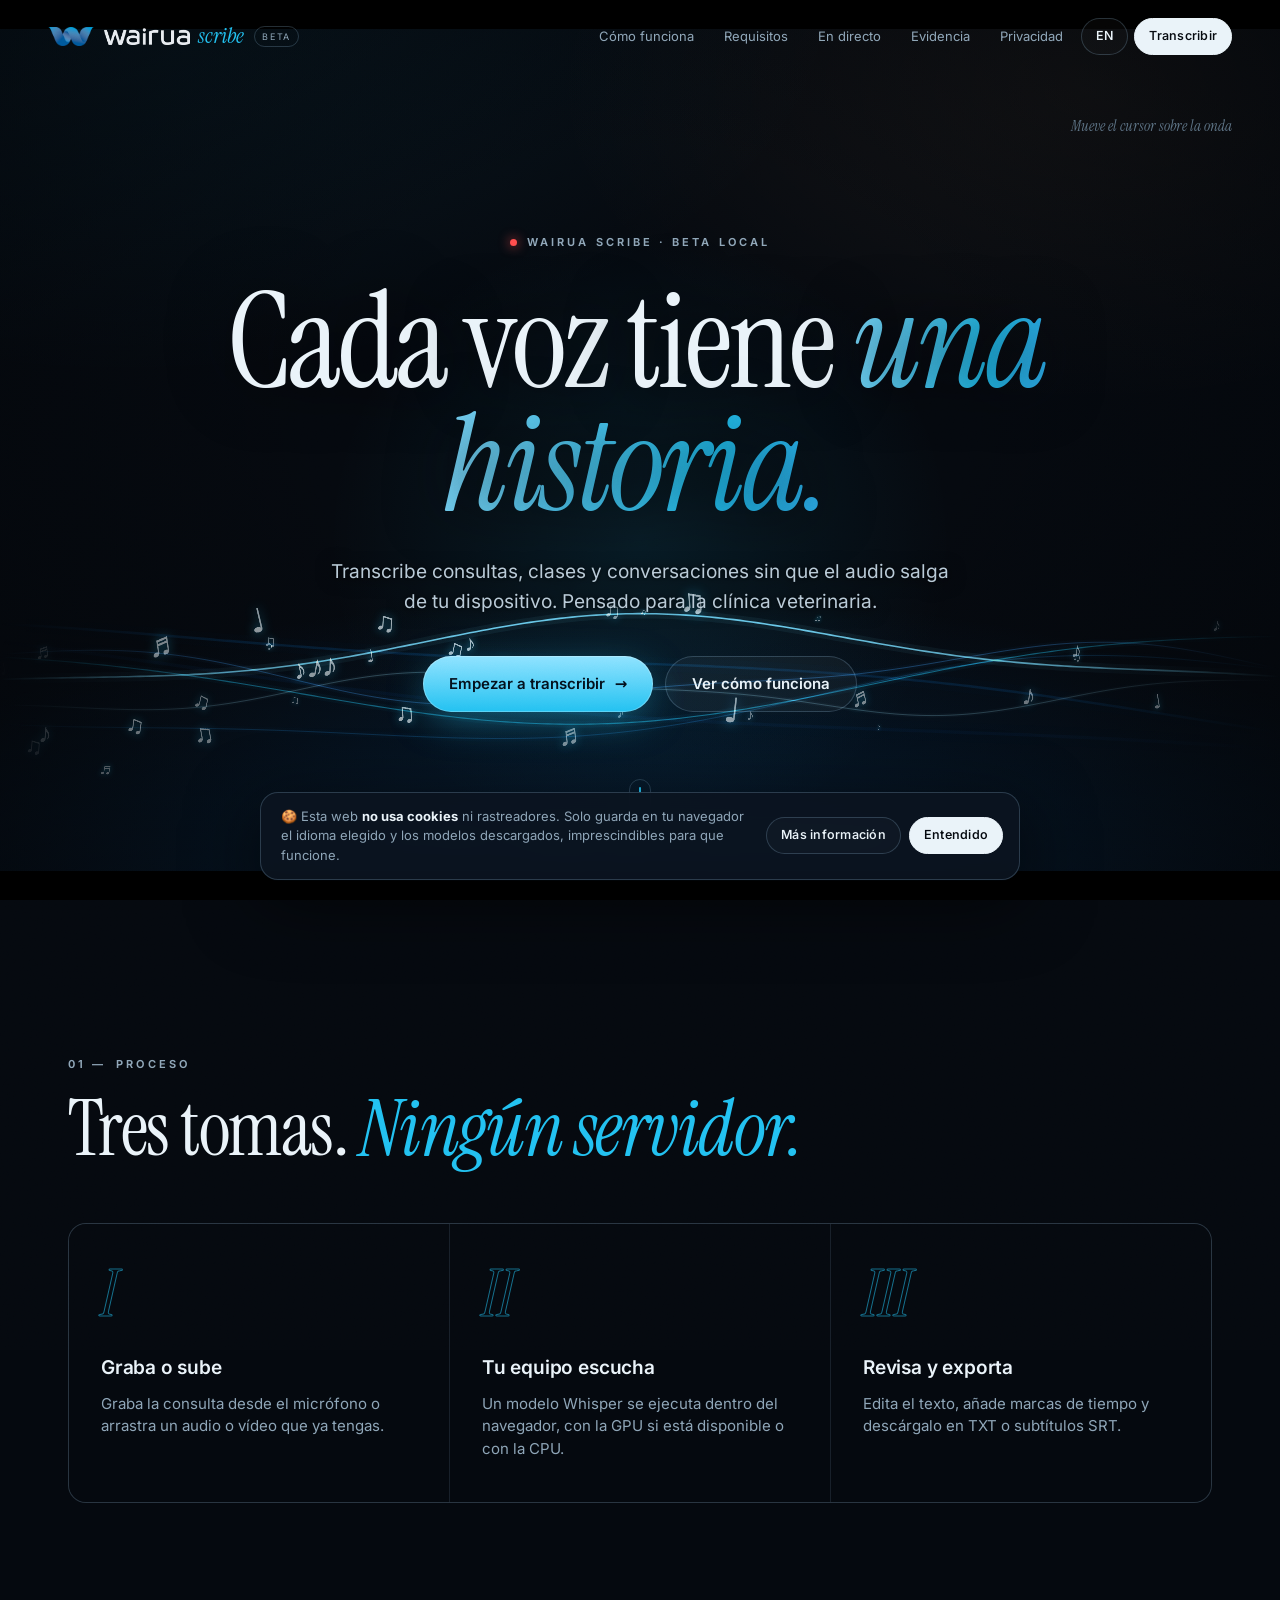
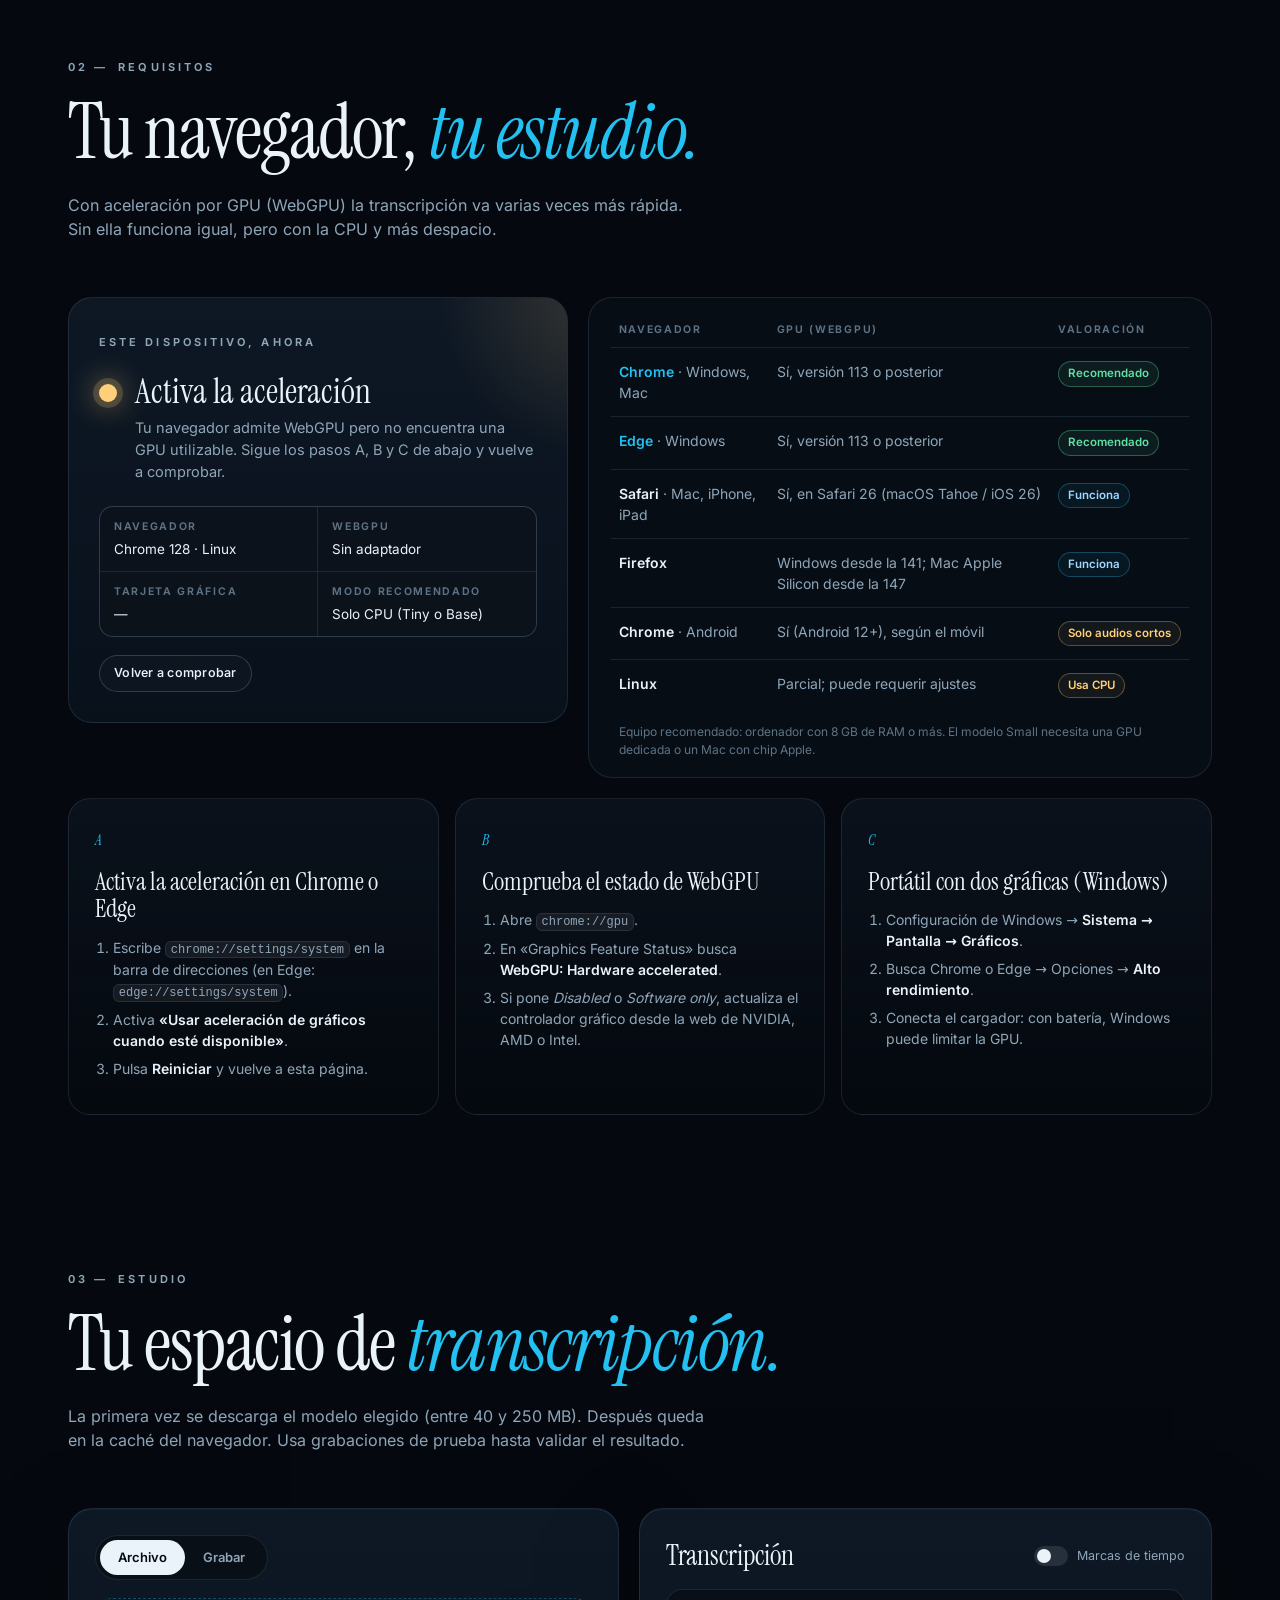
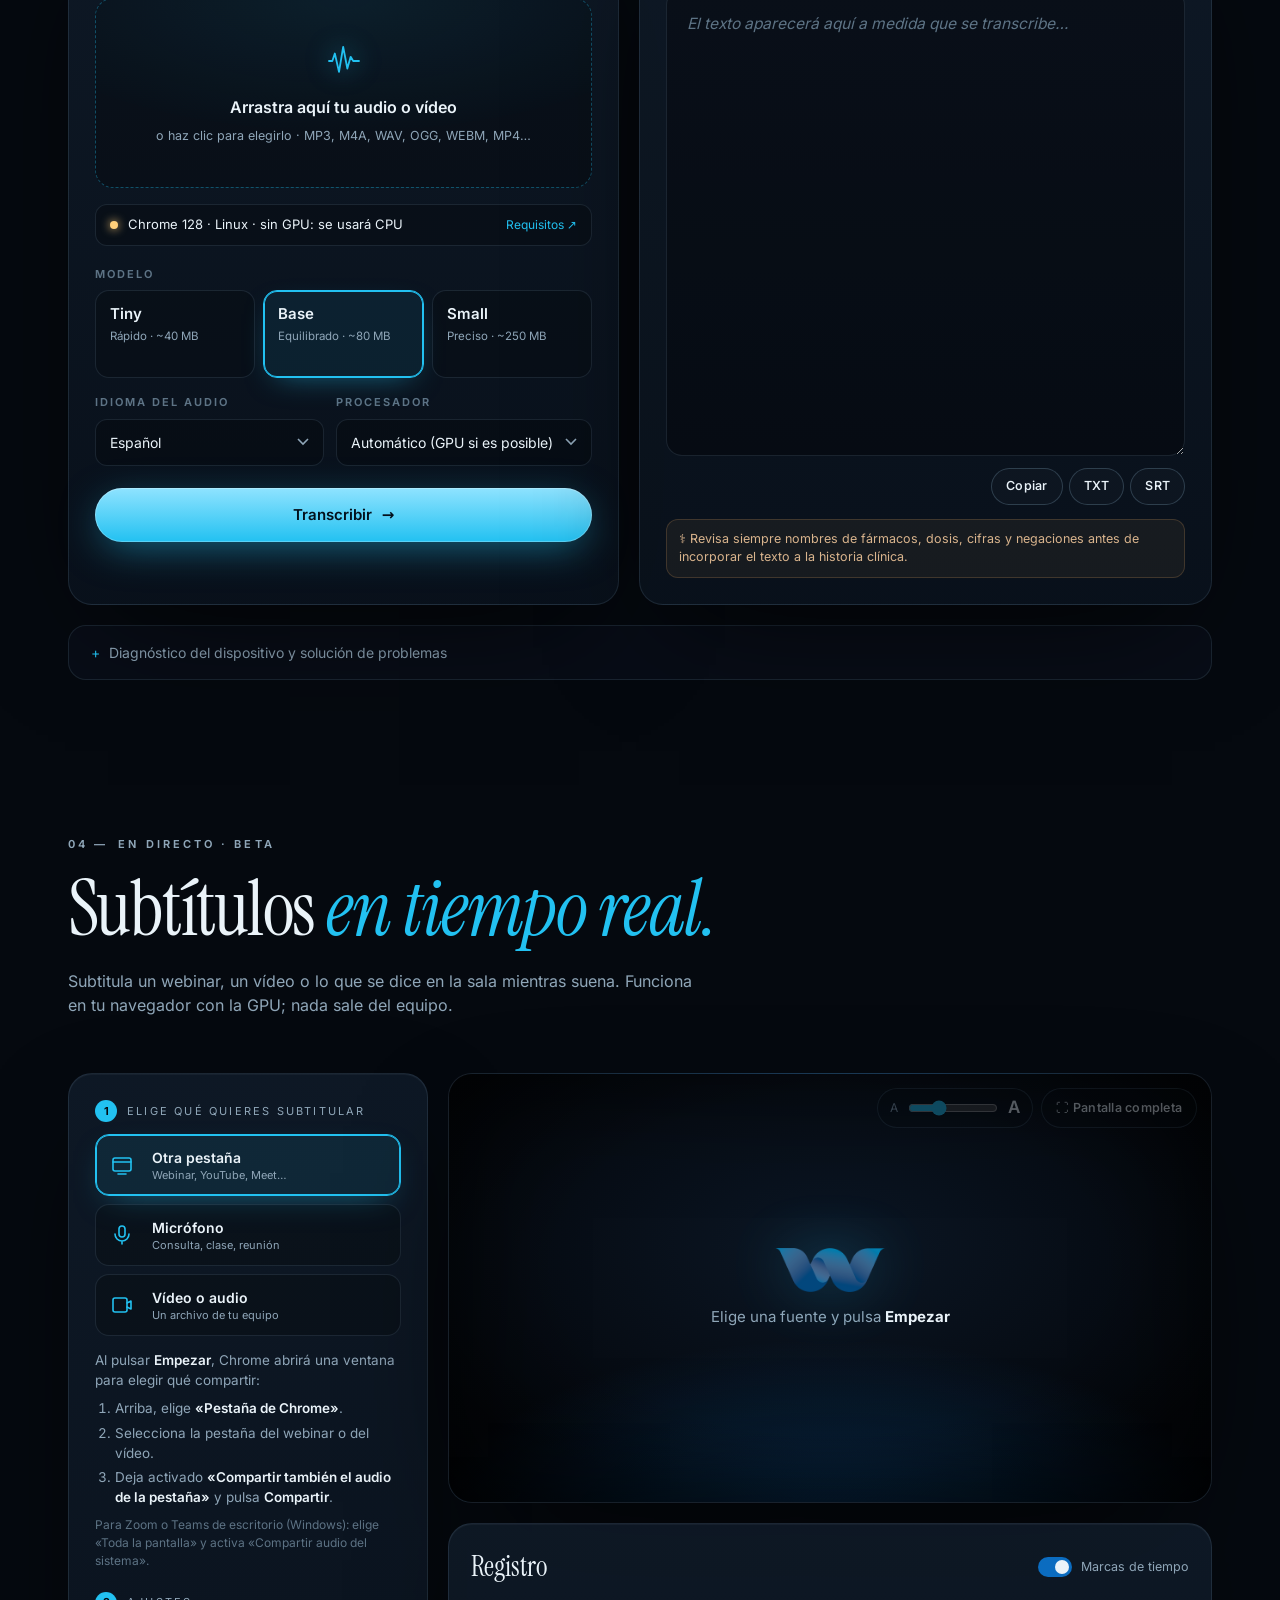
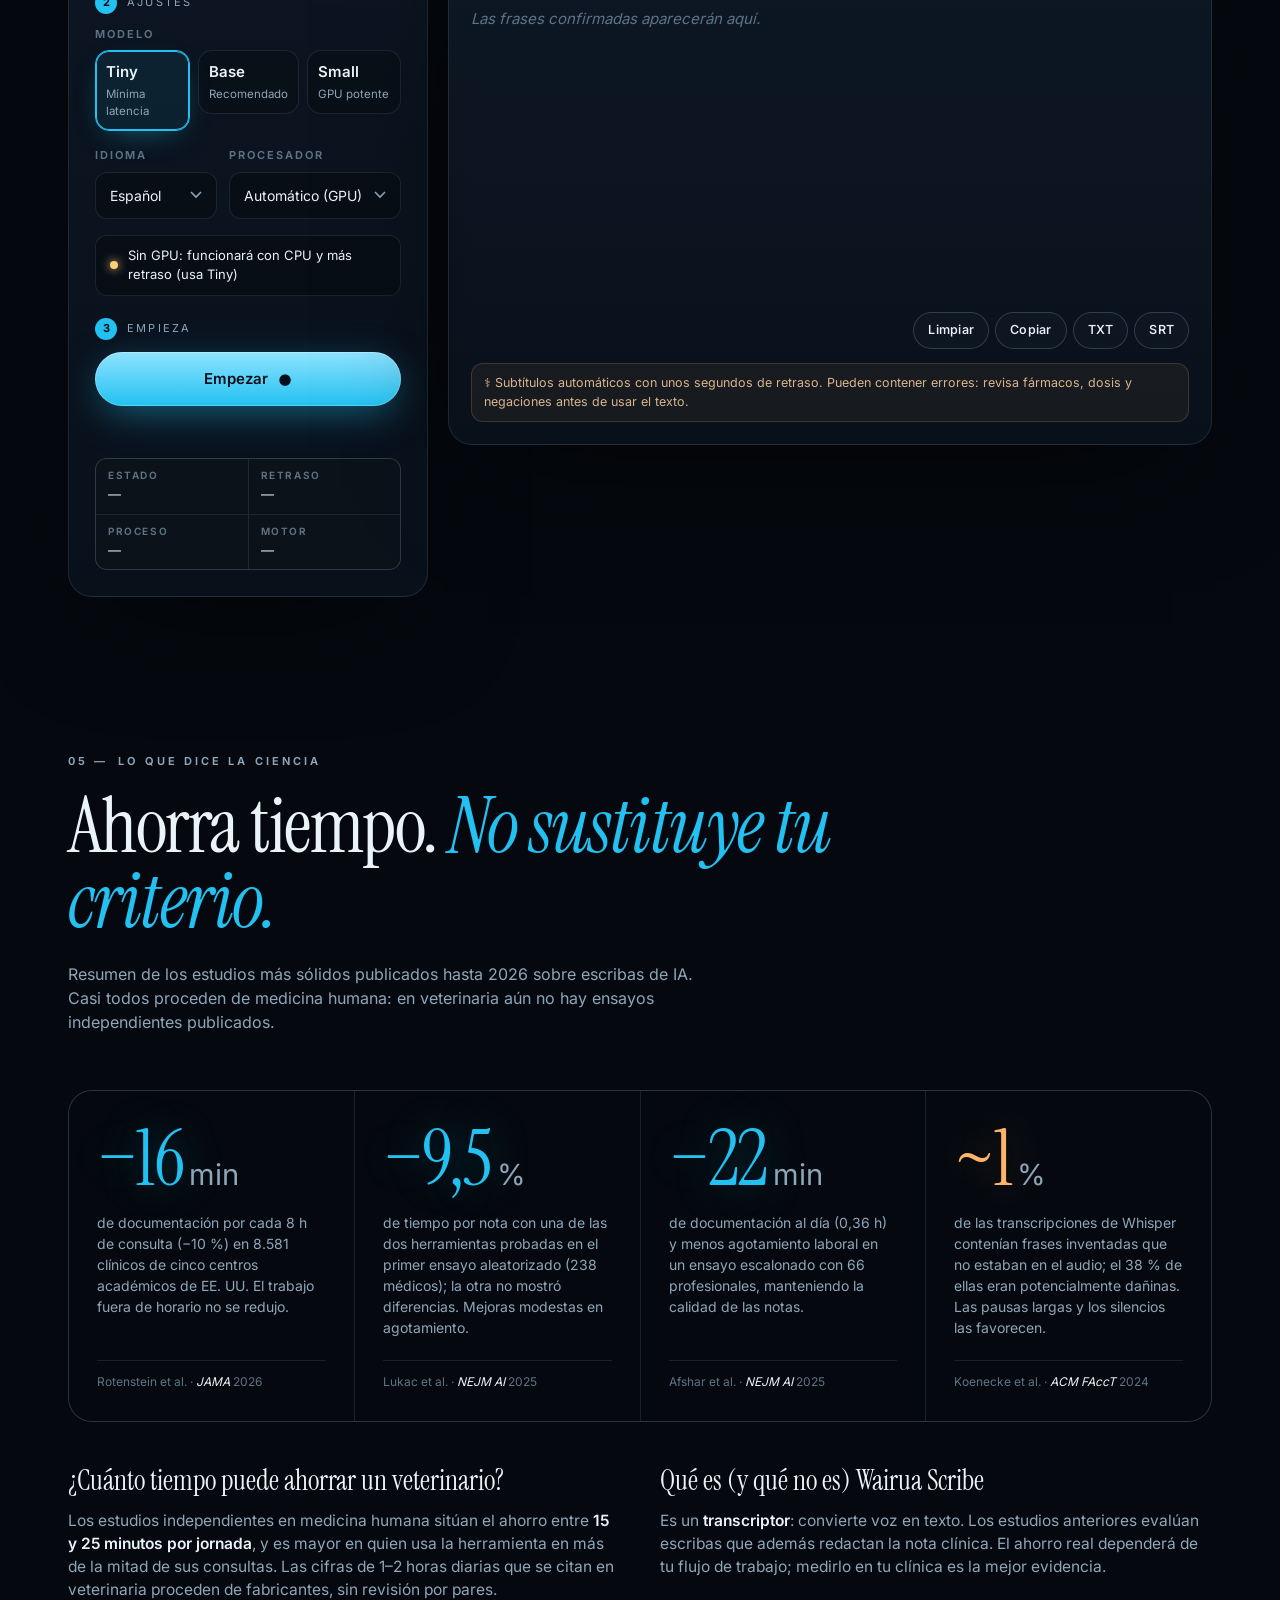
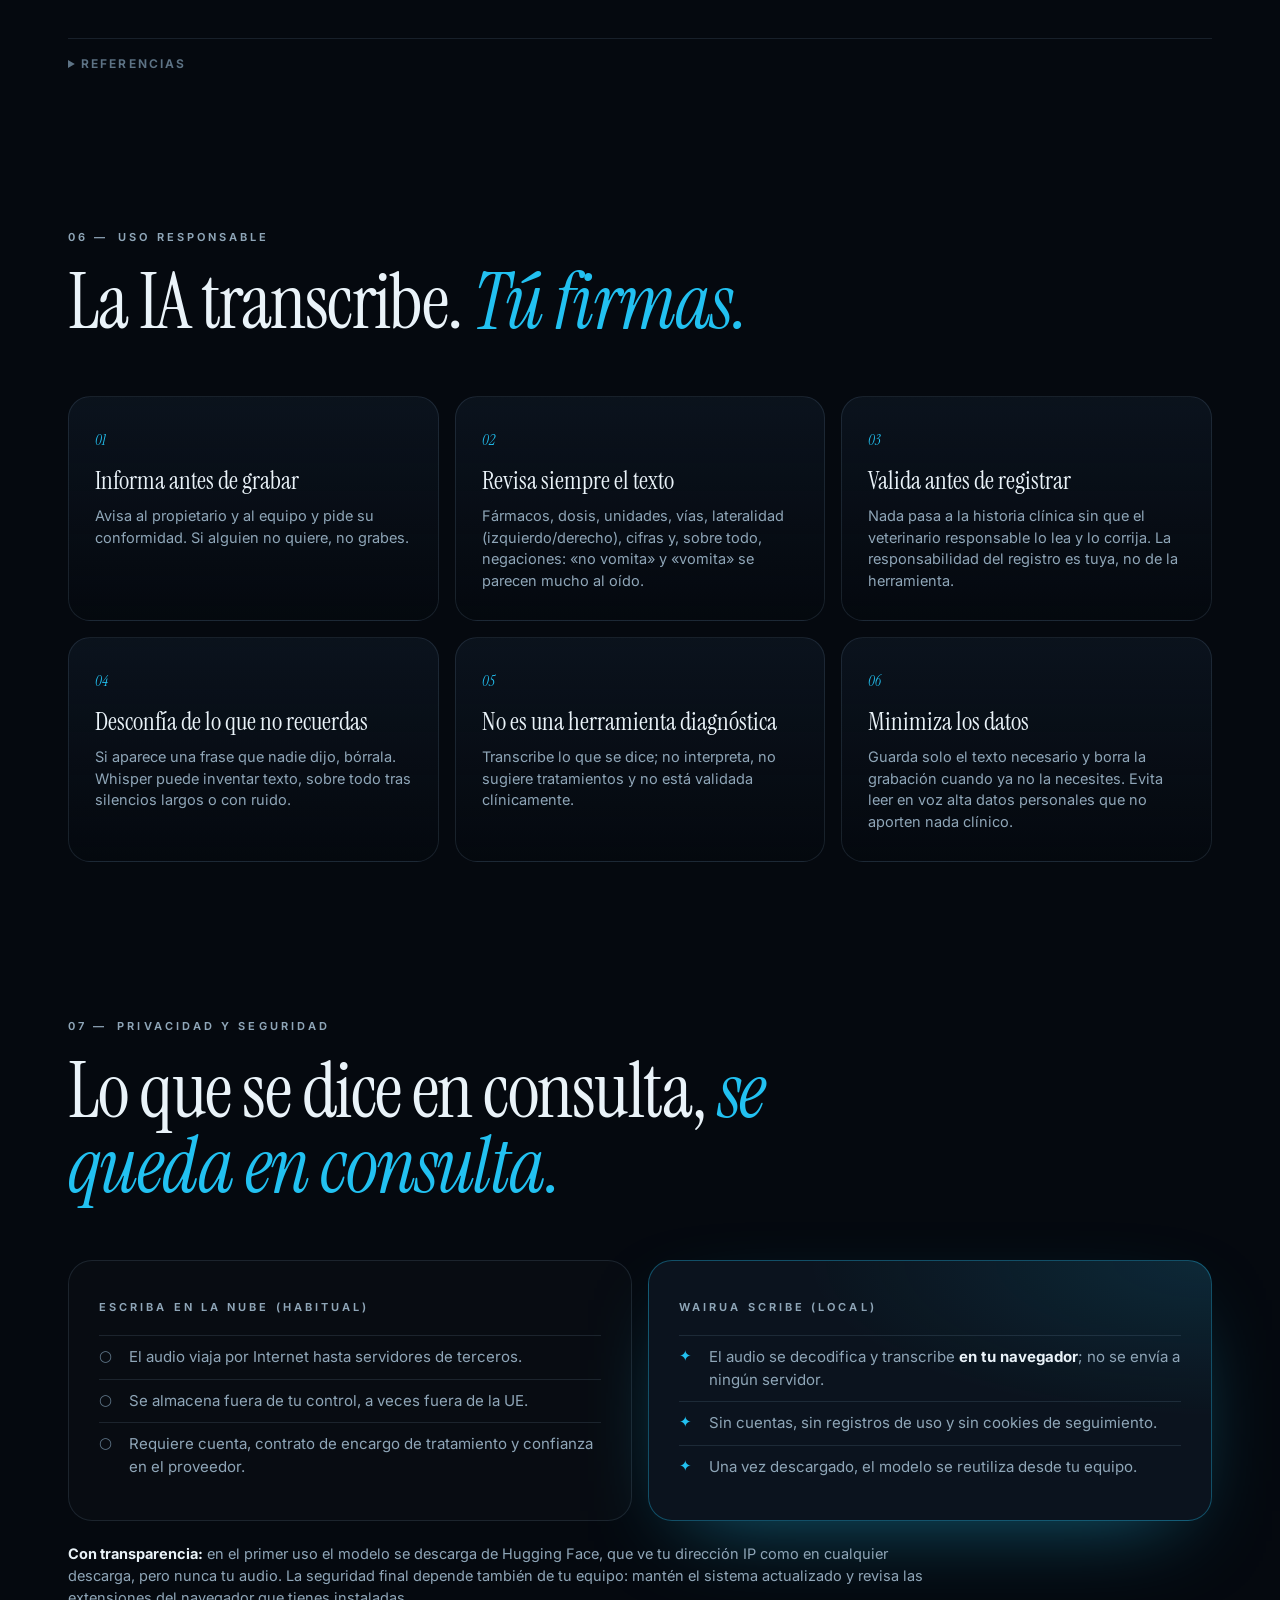
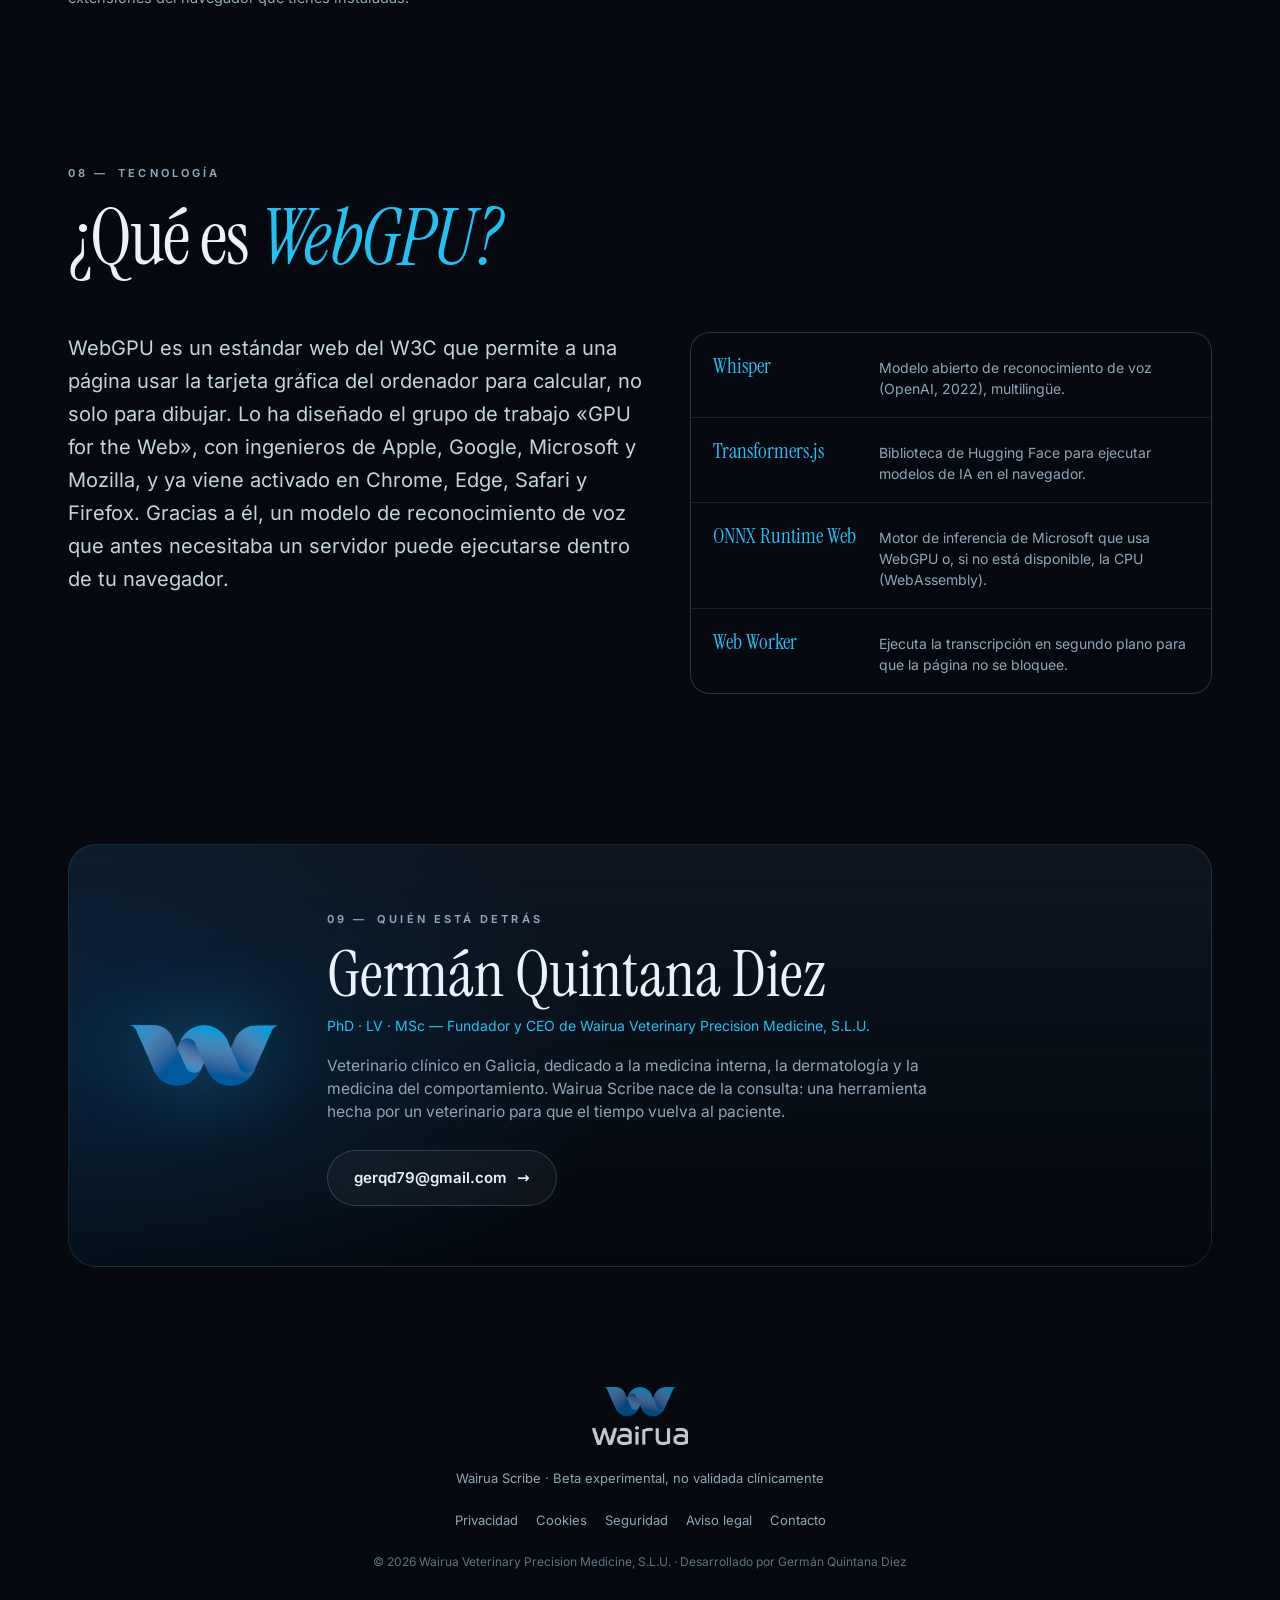
<file: index.html>
<!doctype html>
<html lang="es">
<head>
<meta charset="utf-8">
<meta name="viewport" content="width=device-width,initial-scale=1,viewport-fit=cover">
<title>Wairua Scribe · Transcripción local para veterinaria</title>
<meta name="description" content="Transcribe consultas, clases y conversaciones en tu propio dispositivo. Beta gratuita de Wairua.">
<meta name="theme-color" content="#05090f">
<meta name="robots" content="noindex, nofollow">
<!-- Acceso por invitación desactivado: ver GATE_ENABLED en gate.js (y restaurar aquí el bloqueo inicial si se reactiva) -->
<link rel="icon" type="image/png" href="favicon.png">
<link rel="preload" href="fonts/instrument-serif-latin-400-normal.woff2" as="font" type="font/woff2" crossorigin>
<link rel="preload" href="fonts/inter-latin-wght-normal.woff2" as="font" type="font/woff2" crossorigin>
<link rel="stylesheet" href="style.css">
<link rel="stylesheet" href="live.css">
</head>
<body>
<!-- Aviso si se abre como archivo local: los módulos JS no funcionan con file:// -->
<div id="file-warning" class="file-warning" hidden>
  <strong>Esta página se ha abierto como archivo local.</strong>
  El navegador bloquea así la transcripción. En la carpeta del proyecto ejecuta
  <code>python3 -m http.server 8000</code> y abre <code>http://localhost:8000</code>.
</div>
<script>if(location.protocol==='file:')document.getElementById('file-warning').hidden=false</script>

<div class="grain" aria-hidden="true"></div>

<header class="topbar" id="topbar">
  <a class="brand" href="#top" aria-label="Wairua Scribe">
    <img class="brand-mark" src="mark.png" alt="" width="46" height="18">
    <img class="brand-word" src="wordmark.png" alt="Wairua" width="86" height="17">
    <span class="brand-product">scribe</span>
    <span class="brand-beta">beta</span>
  </a>
  <nav class="topnav">
    <a href="#how" data-es="Cómo funciona" data-en="How it works">Cómo funciona</a>
    <a href="#req" data-es="Requisitos" data-en="Requirements">Requisitos</a>
    <a href="#live" data-es="En directo" data-en="Live">En directo</a>
    <a href="#science" data-es="Evidencia" data-en="Evidence">Evidencia</a>
    <a href="#privacy" data-es="Privacidad" data-en="Privacy">Privacidad</a>
    <button id="lang" class="chip" type="button" aria-label="Change language">EN</button>
    <a href="#work" class="chip chip-solid" data-es="Transcribir" data-en="Transcribe">Transcribir</a>
  </nav>
</header>

<main id="top">
  <!-- ============ HERO ============ -->
  <section class="hero" id="hero">
    <canvas id="soundscape" aria-hidden="true"></canvas>
    <div class="hero-light" aria-hidden="true"></div>
    <div class="letterbox top" aria-hidden="true"></div>
    <div class="letterbox bottom" aria-hidden="true"></div>

    <div class="hero-content">
      <p class="eyebrow reveal" style="--d:.1s"><span class="rec-dot"></span> <span data-es="Wairua Scribe · Beta local" data-en="Wairua Scribe · Local beta">Wairua Scribe · Beta local</span></p>
      <h1 class="hero-title" data-es="Cada voz tiene <em>una historia.</em>" data-en="Every voice tells <em>a story.</em>">Cada voz tiene <em>una historia.</em></h1>
      <p class="hero-sub reveal" style="--d:1.1s" data-es="Transcribe consultas, clases y conversaciones sin que el audio salga de tu dispositivo. Pensado para la clínica veterinaria." data-en="Transcribe consultations, classes and conversations without your audio leaving your device. Built for veterinary practice.">Transcribe consultas, clases y conversaciones sin que el audio salga de tu dispositivo. Pensado para la clínica veterinaria.</p>
      <div class="hero-actions reveal" style="--d:1.3s">
        <a class="btn btn-primary" href="#work"><span data-es="Empezar a transcribir" data-en="Start transcribing">Empezar a transcribir</span> <i aria-hidden="true">→</i></a>
        <a class="btn btn-ghost" href="#how" data-es="Ver cómo funciona" data-en="See how it works">Ver cómo funciona</a>
      </div>
    </div>

    <div class="hero-meta reveal" style="--d:1.6s" aria-hidden="true">
      <span>LOCAL FIRST</span><b>✦</b><span>WHISPER · ONNX</span><b>✦</b><span data-es="HECHO PARA VETERINARIA" data-en="MADE FOR VETERINARY">HECHO PARA VETERINARIA</span>
    </div>
    <div class="hero-hint reveal" style="--d:2s" aria-hidden="true"><span data-es="Mueve el cursor sobre la onda" data-en="Move your cursor across the wave">Mueve el cursor sobre la onda</span></div>
    <a class="scroll-cue" href="#how" aria-label="Bajar"><span></span></a>
  </section>

  <!-- ============ CÓMO FUNCIONA ============ -->
  <section class="how" id="how">
    <header class="section-head">
      <p class="eyebrow">01 — <span data-es="Proceso" data-en="Process">Proceso</span></p>
      <h2 data-es="Tres tomas. <em>Ningún servidor.</em>" data-en="Three takes. <em>No server.</em>">Tres tomas. <em>Ningún servidor.</em></h2>
    </header>
    <ol class="steps">
      <li class="step">
        <span class="step-n">I</span>
        <h3 data-es="Graba o sube" data-en="Record or upload">Graba o sube</h3>
        <p data-es="Graba la consulta desde el micrófono o arrastra un audio o vídeo que ya tengas." data-en="Record the consultation with your microphone or drop an existing audio or video file.">Graba la consulta desde el micrófono o arrastra un audio o vídeo que ya tengas.</p>
      </li>
      <li class="step">
        <span class="step-n">II</span>
        <h3 data-es="Tu equipo escucha" data-en="Your device listens">Tu equipo escucha</h3>
        <p data-es="Un modelo Whisper se ejecuta dentro del navegador, con la GPU si está disponible o con la CPU." data-en="A Whisper model runs inside the browser, on your GPU when available or on the CPU.">Un modelo Whisper se ejecuta dentro del navegador, con la GPU si está disponible o con la CPU.</p>
      </li>
      <li class="step">
        <span class="step-n">III</span>
        <h3 data-es="Revisa y exporta" data-en="Review and export">Revisa y exporta</h3>
        <p data-es="Edita el texto, añade marcas de tiempo y descárgalo en TXT o subtítulos SRT." data-en="Edit the text, add timestamps and download it as TXT or SRT subtitles.">Edita el texto, añade marcas de tiempo y descárgalo en TXT o subtítulos SRT.</p>
      </li>
    </ol>
  </section>


  <!-- ============ REQUISITOS ============ -->
  <section class="req" id="req">
    <header class="section-head">
      <p class="eyebrow">02 — <span data-es="Requisitos" data-en="Requirements">Requisitos</span></p>
      <h2 data-es="Tu navegador, <em>tu estudio.</em>" data-en="Your browser, <em>your studio.</em>">Tu navegador, <em>tu estudio.</em></h2>
      <p class="section-sub" data-es="Con aceleración por GPU (WebGPU) la transcripción va varias veces más rápida. Sin ella funciona igual, pero con la CPU y más despacio." data-en="With GPU acceleration (WebGPU) transcription runs several times faster. Without it the app still works on the CPU, just slower.">Con aceleración por GPU (WebGPU) la transcripción va varias veces más rápida. Sin ella funciona igual, pero con la CPU y más despacio.</p>
    </header>

    <div class="req-grid">
      <article class="check-card" id="check-card" data-state="checking">
        <p class="eyebrow" data-es="Este dispositivo, ahora" data-en="This device, right now">Este dispositivo, ahora</p>
        <div class="check-verdict">
          <span class="check-orb" aria-hidden="true"></span>
          <div>
            <h3 id="check-title" data-es="Comprobando…" data-en="Checking…">Comprobando…</h3>
            <p id="check-text"></p>
          </div>
        </div>
        <dl class="check-facts">
          <div><dt data-es="Navegador" data-en="Browser">Navegador</dt><dd id="cf-browser">—</dd></div>
          <div><dt>WebGPU</dt><dd id="cf-gpu">—</dd></div>
          <div><dt data-es="Tarjeta gráfica" data-en="Graphics">Tarjeta gráfica</dt><dd id="cf-adapter">—</dd></div>
          <div><dt data-es="Modo recomendado" data-en="Recommended mode">Modo recomendado</dt><dd id="cf-mode">—</dd></div>
        </dl>
        <button type="button" class="chip" id="check-again" data-es="Volver a comprobar" data-en="Check again">Volver a comprobar</button>
      </article>

      <div class="browsers">
        <table>
          <thead><tr><th data-es="Navegador" data-en="Browser">Navegador</th><th data-es="GPU (WebGPU)" data-en="GPU (WebGPU)">GPU (WebGPU)</th><th data-es="Valoración" data-en="Rating">Valoración</th></tr></thead>
          <tbody>
            <tr class="best"><td><b>Chrome</b> · Windows, Mac</td><td data-es="Sí, versión 113 o posterior" data-en="Yes, version 113+">Sí, versión 113 o posterior</td><td><span class="tag ok" data-es="Recomendado" data-en="Recommended">Recomendado</span></td></tr>
            <tr class="best"><td><b>Edge</b> · Windows</td><td data-es="Sí, versión 113 o posterior" data-en="Yes, version 113+">Sí, versión 113 o posterior</td><td><span class="tag ok" data-es="Recomendado" data-en="Recommended">Recomendado</span></td></tr>
            <tr><td><b>Safari</b> · Mac, iPhone, iPad</td><td data-es="Sí, en Safari 26 (macOS Tahoe / iOS 26)" data-en="Yes, Safari 26 (macOS Tahoe / iOS 26)">Sí, en Safari 26 (macOS Tahoe / iOS 26)</td><td><span class="tag mid" data-es="Funciona" data-en="Works">Funciona</span></td></tr>
            <tr><td><b>Firefox</b></td><td data-es="Windows desde la 141; Mac Apple Silicon desde la 147" data-en="Windows from 141; Apple Silicon Mac from 147">Windows desde la 141; Mac Apple Silicon desde la 147</td><td><span class="tag mid" data-es="Funciona" data-en="Works">Funciona</span></td></tr>
            <tr><td><b>Chrome</b> · Android</td><td data-es="Sí (Android 12+), según el móvil" data-en="Yes (Android 12+), device-dependent">Sí (Android 12+), según el móvil</td><td><span class="tag low" data-es="Solo audios cortos" data-en="Short clips only">Solo audios cortos</span></td></tr>
            <tr><td><b>Linux</b></td><td data-es="Parcial; puede requerir ajustes" data-en="Partial; may need flags">Parcial; puede requerir ajustes</td><td><span class="tag low" data-es="Usa CPU" data-en="Use CPU">Usa CPU</span></td></tr>
          </tbody>
        </table>
        <p class="fine" data-es="Equipo recomendado: ordenador con 8 GB de RAM o más. El modelo Small necesita una GPU dedicada o un Mac con chip Apple." data-en="Recommended: a computer with 8 GB RAM or more. The Small model needs a dedicated GPU or an Apple-silicon Mac.">Equipo recomendado: ordenador con 8 GB de RAM o más. El modelo Small necesita una GPU dedicada o un Mac con chip Apple.</p>
      </div>
    </div>

    <div class="howto">
      <article>
        <span class="card-k">A</span>
        <h3 data-es="Activa la aceleración en Chrome o Edge" data-en="Turn on acceleration in Chrome or Edge">Activa la aceleración en Chrome o Edge</h3>
        <ol>
          <li data-es="Escribe <code>chrome://settings/system</code> en la barra de direcciones (en Edge: <code>edge://settings/system</code>)." data-en="Type <code>chrome://settings/system</code> in the address bar (Edge: <code>edge://settings/system</code>).">Escribe <code>chrome://settings/system</code> en la barra de direcciones (en Edge: <code>edge://settings/system</code>).</li>
          <li data-es="Activa <b>«Usar aceleración de gráficos cuando esté disponible»</b>." data-en="Turn on <b>“Use graphics acceleration when available”</b>.">Activa <b>«Usar aceleración de gráficos cuando esté disponible»</b>.</li>
          <li data-es="Pulsa <b>Reiniciar</b> y vuelve a esta página." data-en="Click <b>Relaunch</b> and come back to this page.">Pulsa <b>Reiniciar</b> y vuelve a esta página.</li>
        </ol>
      </article>
      <article>
        <span class="card-k">B</span>
        <h3 data-es="Comprueba el estado de WebGPU" data-en="Check WebGPU status">Comprueba el estado de WebGPU</h3>
        <ol>
          <li data-es="Abre <code>chrome://gpu</code>." data-en="Open <code>chrome://gpu</code>.">Abre <code>chrome://gpu</code>.</li>
          <li data-es="En «Graphics Feature Status» busca <b>WebGPU: Hardware accelerated</b>." data-en="Under “Graphics Feature Status” look for <b>WebGPU: Hardware accelerated</b>.">En «Graphics Feature Status» busca <b>WebGPU: Hardware accelerated</b>.</li>
          <li data-es="Si pone <i>Disabled</i> o <i>Software only</i>, actualiza el controlador gráfico desde la web de NVIDIA, AMD o Intel." data-en="If it says <i>Disabled</i> or <i>Software only</i>, update your graphics driver from NVIDIA, AMD or Intel.">Si pone <i>Disabled</i> o <i>Software only</i>, actualiza el controlador gráfico desde la web de NVIDIA, AMD o Intel.</li>
        </ol>
      </article>
      <article>
        <span class="card-k">C</span>
        <h3 data-es="Portátil con dos gráficas (Windows)" data-en="Laptop with two GPUs (Windows)">Portátil con dos gráficas (Windows)</h3>
        <ol>
          <li data-es="Configuración de Windows → <b>Sistema → Pantalla → Gráficos</b>." data-en="Windows Settings → <b>System → Display → Graphics</b>.">Configuración de Windows → <b>Sistema → Pantalla → Gráficos</b>.</li>
          <li data-es="Busca Chrome o Edge → Opciones → <b>Alto rendimiento</b>." data-en="Find Chrome or Edge → Options → <b>High performance</b>.">Busca Chrome o Edge → Opciones → <b>Alto rendimiento</b>.</li>
          <li data-es="Conecta el cargador: con batería, Windows puede limitar la GPU." data-en="Plug in the charger: on battery Windows may throttle the GPU.">Conecta el cargador: con batería, Windows puede limitar la GPU.</li>
        </ol>
      </article>
    </div>
  </section>

  <!-- ============ ESPACIO DE TRABAJO ============ -->
  <section class="work" id="work">
    <header class="section-head">
      <p class="eyebrow">03 — <span data-es="Estudio" data-en="Studio">Estudio</span></p>
      <h2 data-es="Tu espacio de <em>transcripción.</em>" data-en="Your transcription <em>studio.</em>">Tu espacio de <em>transcripción.</em></h2>
      <p class="section-sub" data-es="La primera vez se descarga el modelo elegido (entre 40 y 250 MB). Después queda en la caché del navegador. Usa grabaciones de prueba hasta validar el resultado." data-en="The chosen model is downloaded on first use (40–250 MB) and then stays in the browser cache. Use test recordings until results are validated.">La primera vez se descarga el modelo elegido (entre 40 y 250 MB). Después queda en la caché del navegador. Usa grabaciones de prueba hasta validar el resultado.</p>
    </header>

    <div class="invite-card" role="region" aria-label="Acceso por invitación">
      <span class="invite-lock" aria-hidden="true"><svg viewBox="0 0 24 24"><rect x="5" y="11" width="14" height="10" rx="2"/><path d="M8 11V8a4 4 0 0 1 8 0v3"/></svg></span>
      <p class="eyebrow" data-es="Beta privada · gratuita" data-en="Private beta · free">Beta privada · gratuita</p>
      <h3 data-es="Acceso por <em>invitación.</em>" data-en="Invitation <em>only.</em>">Acceso por <em>invitación.</em></h3>
      <p data-es="Estamos puliendo Wairua Scribe con un grupo reducido de veterinarios. Si tienes código, introdúcelo; si quieres probarlo, escríbeme y te lo envío." data-en="We are polishing Wairua Scribe with a small group of veterinarians. If you have a code, enter it; if you would like to try it, write to me and I will send you one.">Estamos puliendo Wairua Scribe con un grupo reducido de veterinarios. Si tienes código, introdúcelo; si quieres probarlo, escríbeme y te lo envío.</p>
      <form class="invite-form" autocomplete="off">
        <input type="text" placeholder="WS-XXXX-XXXX" aria-label="Código de invitación" spellcheck="false" autocapitalize="characters">
        <button class="btn btn-primary" type="submit"><span data-es="Entrar" data-en="Enter">Entrar</span> <i aria-hidden="true">→</i></button>
        <p class="invite-msg" role="status"></p>
      </form>
      <a class="invite-mail" href="#about" data-es="¿No tienes código? Pide tu invitación →" data-en="No code? Request your invitation →">¿No tienes código? Pide tu invitación →</a>
    </div>
    <div class="studio">
      <!-- Fuente -->
      <div class="studio-col">
        <div class="source-tabs" role="tablist">
          <button class="tab is-active" role="tab" aria-selected="true" data-tab="file" type="button" data-es="Archivo" data-en="File">Archivo</button>
          <button class="tab" role="tab" aria-selected="false" data-tab="mic" type="button" data-es="Grabar" data-en="Record">Grabar</button>
        </div>

        <div class="tab-panel" data-panel="file">
          <label class="drop" id="drop">
            <input type="file" id="file" accept="audio/*,video/*,.m4a,.mp3,.wav,.ogg,.opus,.webm,.mp4,.aac,.flac">
            <span class="drop-icon" aria-hidden="true">
              <svg viewBox="0 0 48 48" width="40" height="40"><path d="M6 24h4l3-9 5 22 5-30 5 26 4-14 3 5h7" fill="none" stroke="currentColor" stroke-width="2.2" stroke-linecap="round" stroke-linejoin="round"/></svg>
            </span>
            <strong id="drop-title" data-es="Arrastra aquí tu audio o vídeo" data-en="Drop your audio or video here">Arrastra aquí tu audio o vídeo</strong>
            <small id="drop-sub" data-es="o haz clic para elegirlo · MP3, M4A, WAV, OGG, WEBM, MP4…" data-en="or click to browse · MP3, M4A, WAV, OGG, WEBM, MP4…">o haz clic para elegirlo · MP3, M4A, WAV, OGG, WEBM, MP4…</small>
          </label>
          <p class="fine mobile-hint" id="file-hint" hidden data-es="En el móvil, al tocar se abre el selector del sistema: <b>Elegir archivo</b> te lleva a Recientes, Descargas, iCloud y <b>Explorar</b>; <b>Fototeca</b> sirve para vídeos. Para una nota de voz: en la app Notas de voz toca ··· › Compartir › <b>Guardar en Archivos</b> y luego elígela aquí." data-en="On a phone, tapping opens the system picker: <b>Choose File</b> leads to Recents, Downloads, iCloud and <b>Browse</b>; <b>Photo Library</b> is for videos. For a voice memo: in Voice Memos tap ··· › Share › <b>Save to Files</b>, then pick it here.">En el móvil, al tocar se abre el selector del sistema.</p>
        </div>

        <div class="tab-panel" data-panel="mic" hidden>
          <div class="recorder">
            <canvas id="meter" width="600" height="120" aria-hidden="true"></canvas>
            <div class="rec-row">
              <button id="rec" class="rec-btn" type="button" aria-pressed="false"><span class="rec-core"></span><span class="sr" data-es="Grabar" data-en="Record">Grabar</span></button>
              <div>
                <div id="rec-time" class="rec-time">00:00</div>
                <small id="rec-label" data-es="Pulsa para empezar a grabar" data-en="Press to start recording">Pulsa para empezar a grabar</small>
              </div>
            </div>
            <button type="button" class="btn btn-ghost rec-save" id="rec-save" hidden data-es="Guardar la grabación" data-en="Save recording">Guardar la grabación</button>
            <label class="toggle live-toggle"><input type="checkbox" id="rec-live" checked><span></span><em data-es="Ver el texto mientras grabo" data-en="Show text while recording">Ver el texto mientras grabo</em></label>
            <p class="fine" data-es="Informa siempre a los presentes antes de grabar una consulta." data-en="Always inform everyone present before recording a consultation.">Informa siempre a los presentes antes de grabar una consulta.</p>
          </div>
        </div>

        <button type="button" class="device-badge" id="device-badge" data-state="checking">
          <span class="db-dot"></span><span id="device-badge-text" data-es="Comprobando tu equipo…" data-en="Checking your device…">Comprobando tu equipo…</span><span class="db-link" data-es="Requisitos ↗" data-en="Requirements ↗">Requisitos ↗</span>
        </button>
        <div class="settings">
          <fieldset class="seg">
            <legend data-es="Modelo" data-en="Model">Modelo</legend>
            <label><input type="radio" name="model" value="onnx-community/whisper-tiny"><span><b>Tiny</b><small data-es="Rápido · ~40 MB" data-en="Fast · ~40 MB">Rápido · ~40 MB</small></span></label>
            <label><input type="radio" name="model" value="onnx-community/whisper-base" checked><span><b>Base</b><small data-es="Equilibrado · ~80 MB" data-en="Balanced · ~80 MB">Equilibrado · ~80 MB</small></span></label>
            <label><input type="radio" name="model" value="onnx-community/whisper-small"><span><b>Small</b><small data-es="Preciso · ~250 MB" data-en="Accurate · ~250 MB">Preciso · ~250 MB</small></span></label>
          </fieldset>
          <div class="field-row">
            <label class="field"><span data-es="Idioma del audio" data-en="Audio language">Idioma del audio</span>
              <select id="language">
                <option value="spanish" selected>Español</option>
                <option value="galician">Galego</option>
                <option value="catalan">Català</option>
                <option value="portuguese">Português</option>
                <option value="english">English</option>
                <option value="auto" data-es="Detectar automáticamente" data-en="Auto-detect">Detectar automáticamente</option>
              </select>
            </label>
            <label class="field"><span data-es="Procesador" data-en="Processor">Procesador</span>
              <select id="processor">
                <option value="auto" data-es="Automático (GPU si es posible)" data-en="Automatic (GPU if possible)">Automático (GPU si es posible)</option>
                <option value="webgpu" data-es="Solo GPU (WebGPU)" data-en="GPU only (WebGPU)">Solo GPU (WebGPU)</option>
                <option value="wasm" data-es="Solo CPU (más compatible)" data-en="CPU only (most compatible)">Solo CPU (más compatible)</option>
              </select>
            </label>
          </div>
        </div>

        <div class="run">
          <button class="btn btn-primary btn-wide" id="start" type="button"><span data-es="Transcribir" data-en="Transcribe">Transcribir</span> <i aria-hidden="true">→</i></button>
          <button class="btn btn-ghost" id="cancel" type="button" hidden data-es="Cancelar" data-en="Cancel">Cancelar</button>
        </div>

        <div class="progress-wrap" id="progress-wrap" hidden>
          <div class="progress-top"><span id="stage">—</span><span id="pct"></span></div>
          <div class="bar"><i id="bar"></i></div>
          <div class="progress-bottom"><span id="device-tag"></span><span id="elapsed">00:00</span></div>
        </div>
        <p id="status" class="status" role="status" aria-live="polite"></p>
      </div>

      <!-- Resultado -->
      <div class="studio-col result-col">
        <div class="result-head">
          <label for="result" class="result-title" data-es="Transcripción" data-en="Transcript">Transcripción</label>
          <label class="toggle"><input type="checkbox" id="timestamps"><span></span><em data-es="Marcas de tiempo" data-en="Timestamps">Marcas de tiempo</em></label>
        </div>
        <textarea id="result" spellcheck="true" data-es-ph="El texto aparecerá aquí a medida que se transcribe…" data-en-ph="Text will appear here as it is transcribed…" placeholder="El texto aparecerá aquí a medida que se transcribe…"></textarea>
        <div class="result-foot">
          <span id="wordcount" class="fine"></span>
          <div class="actions">
            <button id="copy" class="chip" type="button" data-es="Copiar" data-en="Copy">Copiar</button>
            <button id="dl-txt" class="chip" type="button">TXT</button>
            <button id="dl-srt" class="chip" type="button">SRT</button>
          </div>
        </div>
        <p class="clinical-note" data-es="⚕ Revisa siempre nombres de fármacos, dosis, cifras y negaciones antes de incorporar el texto a la historia clínica." data-en="⚕ Always check drug names, doses, figures and negations before adding the text to a medical record.">⚕ Revisa siempre nombres de fármacos, dosis, cifras y negaciones antes de incorporar el texto a la historia clínica.</p>
      </div>
    </div>

    <details class="diag">
      <summary data-es="Diagnóstico del dispositivo y solución de problemas" data-en="Device diagnostics and troubleshooting">Diagnóstico del dispositivo y solución de problemas</summary>
      <div class="diag-body">
        <ul id="diag-list" class="diag-list"></ul>
        <div class="diag-actions">
          <button id="diag-run" class="chip" type="button" data-es="Volver a comprobar" data-en="Check again">Volver a comprobar</button>
          <button id="clear-cache" class="chip" type="button" data-es="Borrar modelos descargados" data-en="Delete downloaded models">Borrar modelos descargados</button>
        </div>
        <div class="diag-help">
          <p data-es="<b>Si no transcribe:</b> abre la app por <code>http://localhost</code> o HTTPS (nunca con doble clic), elige «Solo CPU» y el modelo Tiny con un audio corto. Si así funciona, el problema estaba en la GPU o en la memoria." data-en="<b>If nothing happens:</b> open the app via <code>http://localhost</code> or HTTPS (never by double-clicking), choose “CPU only” and the Tiny model with a short clip. If that works, the issue was the GPU or memory."><b>Si no transcribe:</b> abre la app por <code>http://localhost</code> o HTTPS (nunca con doble clic), elige «Solo CPU» y el modelo Tiny con un audio corto. Si así funciona, el problema estaba en la GPU o en la memoria.</p>
          <p data-es="<b>Errores detallados:</b> la consola del navegador (F12) muestra el error técnico completo." data-en="<b>Detailed errors:</b> the browser console (F12) shows the full technical error."><b>Errores detallados:</b> la consola del navegador (F12) muestra el error técnico completo.</p>
        </div>
      </div>
    </details>
  </section>


  <!-- ============ EN DIRECTO ============ -->
  <section class="live-section" id="live">
    <header class="section-head">
      <p class="eyebrow">04 — <span data-es="En directo · beta" data-en="Live · beta">En directo · beta</span></p>
      <h2 data-es="Subtítulos <em>en tiempo real.</em>" data-en="Subtitles <em>in real time.</em>">Subtítulos <em>en tiempo real.</em></h2>
      <p class="section-sub" data-es="Subtitula un webinar, un vídeo o lo que se dice en la sala mientras suena. Funciona en tu navegador con la GPU; nada sale del equipo." data-en="Caption a webinar, a video or what is said in the room as it happens. It runs in your browser on the GPU; nothing leaves your device.">Subtitula un webinar, un vídeo o lo que se dice en la sala mientras suena. Funciona en tu navegador con la GPU; nada sale del equipo.</p>
    </header>

    <div class="invite-card" role="region" aria-label="Acceso por invitación">
      <span class="invite-lock" aria-hidden="true"><svg viewBox="0 0 24 24"><rect x="5" y="11" width="14" height="10" rx="2"/><path d="M8 11V8a4 4 0 0 1 8 0v3"/></svg></span>
      <p class="eyebrow" data-es="Beta privada · gratuita" data-en="Private beta · free">Beta privada · gratuita</p>
      <h3 data-es="Acceso por <em>invitación.</em>" data-en="Invitation <em>only.</em>">Acceso por <em>invitación.</em></h3>
      <p data-es="Estamos puliendo Wairua Scribe con un grupo reducido de veterinarios. Si tienes código, introdúcelo; si quieres probarlo, escríbeme y te lo envío." data-en="We are polishing Wairua Scribe with a small group of veterinarians. If you have a code, enter it; if you would like to try it, write to me and I will send you one.">Estamos puliendo Wairua Scribe con un grupo reducido de veterinarios. Si tienes código, introdúcelo; si quieres probarlo, escríbeme y te lo envío.</p>
      <form class="invite-form" autocomplete="off">
        <input type="text" placeholder="WS-XXXX-XXXX" aria-label="Código de invitación" spellcheck="false" autocapitalize="characters">
        <button class="btn btn-primary" type="submit"><span data-es="Entrar" data-en="Enter">Entrar</span> <i aria-hidden="true">→</i></button>
        <p class="invite-msg" role="status"></p>
      </form>
      <a class="invite-mail" href="#about" data-es="¿No tienes código? Pide tu invitación →" data-en="No code? Request your invitation →">¿No tienes código? Pide tu invitación →</a>
    </div>
    <div class="live-grid">
      <aside class="studio-col controls">
        <p class="step-label"><span>1</span> <em data-es="Elige qué quieres subtitular" data-en="Choose what to caption">Elige qué quieres subtitular</em></p>
        <div class="src-cards" role="radiogroup" aria-label="Fuente de audio">
          <button class="src-card is-active" type="button" data-src="tab" role="radio" aria-checked="true">
            <svg viewBox="0 0 24 24" aria-hidden="true"><rect x="3" y="5" width="18" height="13" rx="2"/><path d="M3 9h18M8 21h8"/></svg>
            <b data-es="Otra pestaña" data-en="Another tab">Otra pestaña</b><small data-es="Webinar, YouTube, Meet…" data-en="Webinar, YouTube, Meet…">Webinar, YouTube, Meet…</small>
          </button>
          <button class="src-card" type="button" data-src="mic" role="radio" aria-checked="false">
            <svg viewBox="0 0 24 24" aria-hidden="true"><rect x="9" y="3" width="6" height="11" rx="3"/><path d="M5 11a7 7 0 0 0 14 0M12 18v3"/></svg>
            <b data-es="Micrófono" data-en="Microphone">Micrófono</b><small data-es="Consulta, clase, reunión" data-en="Consult, class, meeting">Consulta, clase, reunión</small>
          </button>
          <button class="src-card" type="button" data-src="video" role="radio" aria-checked="false">
            <svg viewBox="0 0 24 24" aria-hidden="true"><rect x="3" y="5" width="14" height="14" rx="2"/><path d="m17 10 4-2v8l-4-2"/></svg>
            <b data-es="Vídeo o audio" data-en="Video or audio">Vídeo o audio</b><small data-es="Un archivo de tu equipo" data-en="A file on your device">Un archivo de tu equipo</small>
          </button>
        </div>

        <div class="src-help" data-help="tab">
          <p data-es="Al pulsar <b>Empezar</b>, Chrome abrirá una ventana para elegir qué compartir:" data-en="When you press <b>Start</b>, Chrome opens a window to choose what to share:">Al pulsar <b>Empezar</b>, Chrome abrirá una ventana para elegir qué compartir:</p>
          <ol class="mini-steps">
            <li data-es="Arriba, elige <b>«Pestaña de Chrome»</b>." data-en="At the top, choose <b>“Chrome tab”</b>.">Arriba, elige <b>«Pestaña de Chrome»</b>.</li>
            <li data-es="Selecciona la pestaña del webinar o del vídeo." data-en="Select the webinar or video tab.">Selecciona la pestaña del webinar o del vídeo.</li>
            <li data-es="Deja activado <b>«Compartir también el audio de la pestaña»</b> y pulsa <b>Compartir</b>." data-en="Keep <b>“Also share tab audio”</b> on and press <b>Share</b>.">Deja activado <b>«Compartir también el audio de la pestaña»</b> y pulsa <b>Compartir</b>.</li>
          </ol>
          <p class="fine" data-es="Para Zoom o Teams de escritorio (Windows): elige «Toda la pantalla» y activa «Compartir audio del sistema»." data-en="For desktop Zoom or Teams (Windows): choose “Entire screen” and turn on “Share system audio”.">Para Zoom o Teams de escritorio (Windows): elige «Toda la pantalla» y activa «Compartir audio del sistema».</p>
        </div>
        <div class="src-help" data-help="mic" hidden>
          <p data-es="Subtitula lo que se dice en la sala. El navegador te pedirá permiso para usar el micrófono." data-en="Captions what is said in the room. The browser will ask for microphone permission.">Subtitula lo que se dice en la sala. El navegador te pedirá permiso para usar el micrófono.</p>
          <p class="fine" data-es="Informa siempre a los presentes antes de empezar." data-en="Always inform everyone present before starting.">Informa siempre a los presentes antes de empezar.</p>
        </div>
        <div class="src-help" data-help="video" hidden>
          <label class="drop drop-sm" id="lv-vdrop">
            <input type="file" id="lv-vfile" accept="video/*,audio/*">
            <strong id="lv-vdrop-title" data-es="Elige un vídeo o audio" data-en="Choose a video or audio">Elige un vídeo o audio</strong>
            <small id="lv-vdrop-sub" data-es="Se reproduce aquí y se subtitula mientras suena" data-en="It plays here and is captioned as it plays">Se reproduce aquí y se subtitula mientras suena</small>
          </label>
        </div>

        <p class="step-label"><span>2</span> <em data-es="Ajustes" data-en="Settings">Ajustes</em></p>
        <div class="settings" style="margin-top:0">
          <fieldset class="seg">
            <legend data-es="Modelo" data-en="Model">Modelo</legend>
            <label><input type="radio" name="lmodel" value="onnx-community/whisper-tiny"><span><b>Tiny</b><small data-es="Mínima latencia" data-en="Lowest latency">Mínima latencia</small></span></label>
            <label><input type="radio" name="lmodel" value="onnx-community/whisper-base" checked><span><b>Base</b><small data-es="Recomendado" data-en="Recommended">Recomendado</small></span></label>
            <label><input type="radio" name="lmodel" value="onnx-community/whisper-small"><span><b>Small</b><small data-es="GPU potente" data-en="Strong GPU">GPU potente</small></span></label>
          </fieldset>
          <div class="field-row">
            <label class="field"><span data-es="Idioma" data-en="Language">Idioma</span>
              <select id="lv-lang">
                <option value="spanish" selected>Español</option>
                <option value="galician">Galego</option>
                <option value="catalan">Català</option>
                <option value="portuguese">Português</option>
                <option value="english">English</option>
                <option value="french">Français</option>
                <option value="italian">Italiano</option>
              </select>
            </label>
            <label class="field"><span data-es="Procesador" data-en="Processor">Procesador</span>
              <select id="lv-proc">
                <option value="auto" data-es="Automático (GPU)" data-en="Automatic (GPU)">Automático (GPU)</option>
                <option value="wasm" data-es="Solo CPU (lento)" data-en="CPU only (slow)">Solo CPU (lento)</option>
              </select>
            </label>
          </div>
        </div>
        <div class="device-badge" id="lv-device" data-state="checking"><span class="db-dot"></span><span id="lv-device-text">…</span></div>

        <p class="step-label"><span>3</span> <em data-es="Empieza" data-en="Start">Empieza</em></p>
        <div class="run" style="margin-top:0">
          <button class="btn btn-primary btn-wide" id="lv-start" type="button"><span data-es="Empezar" data-en="Start">Empezar</span> <i aria-hidden="true">●</i></button>
          <button class="btn btn-ghost" id="lv-stop" type="button" hidden data-es="Detener" data-en="Stop">Detener</button>
        </div>
        <div class="progress-wrap" id="lv-prog" hidden>
          <div class="progress-top"><span id="lv-stage-label">—</span><span id="lv-pct"></span></div>
          <div class="bar"><i id="lv-bar"></i></div>
        </div>
        <p id="lv-status" class="status" role="status" aria-live="polite"></p>
        <dl class="metrics">
          <div><dt data-es="Estado" data-en="State">Estado</dt><dd id="m-state">—</dd></div>
          <div><dt data-es="Retraso" data-en="Delay">Retraso</dt><dd id="m-lag">—</dd></div>
          <div><dt data-es="Proceso" data-en="Processing">Proceso</dt><dd id="m-proc">—</dd></div>
          <div><dt data-es="Motor" data-en="Engine">Motor</dt><dd id="m-dev">—</dd></div>
        </dl>
      </aside>

      <div class="stage-wrap">
        <div class="stage" id="lv-stage">
          <video id="lv-video" playsinline controls hidden></video>
          <canvas id="lv-scope" aria-hidden="true"></canvas>
          <div class="stage-idle">
            <img src="mark.png" alt="" width="120" height="48">
            <p data-es="Elige una fuente y pulsa <b>Empezar</b>" data-en="Choose a source and press <b>Start</b>">Elige una fuente y pulsa <b>Empezar</b></p>
          </div>
          <div class="captions is-empty" id="lv-captions" aria-live="off">
            <p><span class="cap-final" id="lv-cap-final"></span> <span class="cap-live" id="lv-cap-live"></span></p>
          </div>
          <div class="stage-tools">
            <label class="size-ctl" title="Tamaño">A<input type="range" id="lv-fsize" min="18" max="64" value="32" aria-label="Tamaño de los subtítulos"><b>A</b></label>
            <button type="button" class="chip" id="lv-full" data-es="⛶ Pantalla completa" data-en="⛶ Full screen">⛶ Pantalla completa</button>
          </div>
        </div>

        <div class="studio-col transcript">
          <div class="result-head">
            <span class="result-title" data-es="Registro" data-en="Log">Registro</span>
            <label class="toggle"><input type="checkbox" id="lv-ts" checked><span></span><em data-es="Marcas de tiempo" data-en="Timestamps">Marcas de tiempo</em></label>
          </div>
          <div class="log" id="lv-log"><p class="log-empty" data-es="Las frases confirmadas aparecerán aquí." data-en="Confirmed sentences will appear here.">Las frases confirmadas aparecerán aquí.</p></div>
          <div class="result-foot">
            <span id="lv-count" class="fine"></span>
            <div class="actions">
              <button id="lv-clear" class="chip" type="button" data-es="Limpiar" data-en="Clear">Limpiar</button>
              <button id="lv-copy" class="chip" type="button" data-es="Copiar" data-en="Copy">Copiar</button>
              <button id="lv-txt" class="chip" type="button">TXT</button>
              <button id="lv-srt" class="chip" type="button">SRT</button>
            </div>
          </div>
          <p class="clinical-note" data-es="⚕ Subtítulos automáticos con unos segundos de retraso. Pueden contener errores: revisa fármacos, dosis y negaciones antes de usar el texto." data-en="⚕ Automatic captions with a few seconds of delay. They may contain errors: check drugs, doses and negations before using the text.">⚕ Subtítulos automáticos con unos segundos de retraso. Pueden contener errores: revisa fármacos, dosis y negaciones antes de usar el texto.</p>
        </div>
      </div>
    </div>
  </section>

  <!-- ============ EVIDENCIA ============ -->
  <section class="science" id="science">
    <header class="section-head">
      <p class="eyebrow">05 — <span data-es="Lo que dice la ciencia" data-en="What the science says">Lo que dice la ciencia</span></p>
      <h2 data-es="Ahorra tiempo. <em>No sustituye tu criterio.</em>" data-en="It saves time. <em>It does not replace judgement.</em>">Ahorra tiempo. <em>No sustituye tu criterio.</em></h2>
      <p class="section-sub" data-es="Resumen de los estudios más sólidos publicados hasta 2026 sobre escribas de IA. Casi todos proceden de medicina humana: en veterinaria aún no hay ensayos independientes publicados." data-en="A summary of the strongest studies published up to 2026 on AI scribes. Almost all come from human medicine: there are no published independent trials in veterinary practice yet.">Resumen de los estudios más sólidos publicados hasta 2026 sobre escribas de IA. Casi todos proceden de medicina humana: en veterinaria aún no hay ensayos independientes publicados.</p>
    </header>

    <div class="stats">
      <article class="stat">
        <div class="stat-n">−16<small>min</small></div>
        <p data-es="de documentación por cada 8 h de consulta (−10 %) en 8.581 clínicos de cinco centros académicos de EE. UU. El trabajo fuera de horario no se redujo." data-en="of documentation per 8 hours of clinic (−10%) across 8,581 clinicians at five US academic centres. After-hours work did not decrease.">de documentación por cada 8 h de consulta (−10 %) en 8.581 clínicos de cinco centros académicos de EE. UU. El trabajo fuera de horario no se redujo.</p>
        <cite>Rotenstein et al. · <i>JAMA</i> 2026</cite>
      </article>
      <article class="stat">
        <div class="stat-n">−9,5<small>%</small></div>
        <p data-es="de tiempo por nota con una de las dos herramientas probadas en el primer ensayo aleatorizado (238 médicos); la otra no mostró diferencias. Mejoras modestas en agotamiento." data-en="time per note with one of the two tools tested in the first randomised trial (238 physicians); the other showed no difference. Modest burnout improvements.">de tiempo por nota con una de las dos herramientas probadas en el primer ensayo aleatorizado (238 médicos); la otra no mostró diferencias. Mejoras modestas en agotamiento.</p>
        <cite>Lukac et al. · <i>NEJM AI</i> 2025</cite>
      </article>
      <article class="stat">
        <div class="stat-n">−22<small>min</small></div>
        <p data-es="de documentación al día (0,36 h) y menos agotamiento laboral en un ensayo escalonado con 66 profesionales, manteniendo la calidad de las notas." data-en="of documentation per day (0.36 h) and less work exhaustion in a stepped-wedge trial with 66 clinicians, with note quality maintained.">de documentación al día (0,36 h) y menos agotamiento laboral en un ensayo escalonado con 66 profesionales, manteniendo la calidad de las notas.</p>
        <cite>Afshar et al. · <i>NEJM AI</i> 2025</cite>
      </article>
      <article class="stat warn">
        <div class="stat-n">~1<small>%</small></div>
        <p data-es="de las transcripciones de Whisper contenían frases inventadas que no estaban en el audio; el 38 % de ellas eran potencialmente dañinas. Las pausas largas y los silencios las favorecen." data-en="of Whisper transcriptions contained invented phrases absent from the audio; 38% of these were potentially harmful. Long pauses and silences make them more likely.">de las transcripciones de Whisper contenían frases inventadas que no estaban en el audio; el 38 % de ellas eran potencialmente dañinas. Las pausas largas y los silencios las favorecen.</p>
        <cite>Koenecke et al. · <i>ACM FAccT</i> 2024</cite>
      </article>
    </div>

    <div class="science-notes">
      <div>
        <h3 data-es="¿Cuánto tiempo puede ahorrar un veterinario?" data-en="How much time can a veterinarian save?">¿Cuánto tiempo puede ahorrar un veterinario?</h3>
        <p data-es="Los estudios independientes en medicina humana sitúan el ahorro entre <b>15 y 25 minutos por jornada</b>, y es mayor en quien usa la herramienta en más de la mitad de sus consultas. Las cifras de 1–2 horas diarias que se citan en veterinaria proceden de fabricantes, sin revisión por pares." data-en="Independent human-medicine studies put the saving at <b>15–25 minutes per working day</b>, larger for those who use the tool in more than half of their visits. The 1–2 hours/day figures quoted in veterinary practice come from vendors and are not peer-reviewed.">Los estudios independientes en medicina humana sitúan el ahorro entre <b>15 y 25 minutos por jornada</b>, y es mayor en quien usa la herramienta en más de la mitad de sus consultas. Las cifras de 1–2 horas diarias que se citan en veterinaria proceden de fabricantes, sin revisión por pares.</p>
      </div>
      <div>
        <h3 data-es="Qué es (y qué no es) Wairua Scribe" data-en="What Wairua Scribe is (and is not)">Qué es (y qué no es) Wairua Scribe</h3>
        <p data-es="Es un <b>transcriptor</b>: convierte voz en texto. Los estudios anteriores evalúan escribas que además redactan la nota clínica. El ahorro real dependerá de tu flujo de trabajo; medirlo en tu clínica es la mejor evidencia." data-en="It is a <b>transcriber</b>: it turns speech into text. The studies above evaluate scribes that also draft the clinical note. Real savings depend on your workflow; measuring it in your own practice is the best evidence.">Es un <b>transcriptor</b>: convierte voz en texto. Los estudios anteriores evalúan escribas que además redactan la nota clínica. El ahorro real dependerá de tu flujo de trabajo; medirlo en tu clínica es la mejor evidencia.</p>
      </div>
    </div>

    <details class="refs">
      <summary data-es="Referencias" data-en="References">Referencias</summary>
      <ol>
        <li>Rotenstein L, et al. Changes in clinician time expenditure and visit quantity with adoption of AI-powered scribes: a multisite study. <i>JAMA</i>. 2026. <a href="https://doi.org/10.1001/jama.2026.2253" target="_blank" rel="noopener">doi:10.1001/jama.2026.2253</a></li>
        <li>Lukac PJ, et al. Ambient AI scribes in clinical practice: a randomized trial. <i>NEJM AI</i>. 2025;2(12). <a href="https://doi.org/10.1056/AIoa2501000" target="_blank" rel="noopener">doi:10.1056/AIoa2501000</a></li>
        <li>Afshar M, et al. A pragmatic randomized controlled trial of ambient artificial intelligence to improve health practitioner well-being. <i>NEJM AI</i>. 2025;2(12). <a href="https://doi.org/10.1056/AIoa2500945" target="_blank" rel="noopener">doi:10.1056/AIoa2500945</a></li>
        <li>Koenecke A, et al. Careless Whisper: speech-to-text hallucination harms. <i>ACM FAccT</i> 2024. <a href="https://doi.org/10.1145/3630106.3658996" target="_blank" rel="noopener">doi:10.1145/3630106.3658996</a></li>
      </ol>
    </details>
  </section>

  <!-- ============ USO RESPONSABLE ============ -->
  <section class="responsible" id="responsible">
    <header class="section-head">
      <p class="eyebrow">06 — <span data-es="Uso responsable" data-en="Responsible use">Uso responsable</span></p>
      <h2 data-es="La IA transcribe. <em>Tú firmas.</em>" data-en="AI transcribes. <em>You sign.</em>">La IA transcribe. <em>Tú firmas.</em></h2>
    </header>
    <ol class="rules">
      <li><b data-es="Informa antes de grabar" data-en="Inform before recording">Informa antes de grabar</b><span data-es="Avisa al propietario y al equipo y pide su conformidad. Si alguien no quiere, no grabes." data-en="Tell the owner and the team and ask for their agreement. If someone objects, don't record.">Avisa al propietario y al equipo y pide su conformidad. Si alguien no quiere, no grabes.</span></li>
      <li><b data-es="Revisa siempre el texto" data-en="Always review the text">Revisa siempre el texto</b><span data-es="Fármacos, dosis, unidades, vías, lateralidad (izquierdo/derecho), cifras y, sobre todo, negaciones: «no vomita» y «vomita» se parecen mucho al oído." data-en="Drugs, doses, units, routes, laterality (left/right), figures and above all negations: “not vomiting” and “vomiting” sound alike.">Fármacos, dosis, unidades, vías, lateralidad (izquierdo/derecho), cifras y, sobre todo, negaciones: «no vomita» y «vomita» se parecen mucho al oído.</span></li>
      <li><b data-es="Valida antes de registrar" data-en="Validate before filing">Valida antes de registrar</b><span data-es="Nada pasa a la historia clínica sin que el veterinario responsable lo lea y lo corrija. La responsabilidad del registro es tuya, no de la herramienta." data-en="Nothing goes into the medical record until the responsible veterinarian has read and corrected it. Responsibility for the record is yours, not the tool’s.">Nada pasa a la historia clínica sin que el veterinario responsable lo lea y lo corrija. La responsabilidad del registro es tuya, no de la herramienta.</span></li>
      <li><b data-es="Desconfía de lo que no recuerdas" data-en="Distrust what you don’t remember">Desconfía de lo que no recuerdas</b><span data-es="Si aparece una frase que nadie dijo, bórrala. Whisper puede inventar texto, sobre todo tras silencios largos o con ruido." data-en="If a sentence appears that nobody said, delete it. Whisper can invent text, especially after long silences or noise.">Si aparece una frase que nadie dijo, bórrala. Whisper puede inventar texto, sobre todo tras silencios largos o con ruido.</span></li>
      <li><b data-es="No es una herramienta diagnóstica" data-en="It is not a diagnostic tool">No es una herramienta diagnóstica</b><span data-es="Transcribe lo que se dice; no interpreta, no sugiere tratamientos y no está validada clínicamente." data-en="It transcribes what is said; it does not interpret, suggest treatments or hold clinical validation.">Transcribe lo que se dice; no interpreta, no sugiere tratamientos y no está validada clínicamente.</span></li>
      <li><b data-es="Minimiza los datos" data-en="Minimise data">Minimiza los datos</b><span data-es="Guarda solo el texto necesario y borra la grabación cuando ya no la necesites. Evita leer en voz alta datos personales que no aporten nada clínico." data-en="Keep only the text you need and delete the recording when no longer needed. Avoid reading out personal data that adds nothing clinically.">Guarda solo el texto necesario y borra la grabación cuando ya no la necesites. Evita leer en voz alta datos personales que no aporten nada clínico.</span></li>
    </ol>
  </section>

  <!-- ============ PRIVACIDAD ============ -->
  <section class="privacy" id="privacy">
    <header class="section-head">
      <p class="eyebrow">07 — <span data-es="Privacidad y seguridad" data-en="Privacy & security">Privacidad y seguridad</span></p>
      <h2 data-es="Lo que se dice en consulta, <em>se queda en consulta.</em>" data-en="What is said in the exam room <em>stays there.</em>">Lo que se dice en consulta, <em>se queda en consulta.</em></h2>
    </header>
    <div class="compare">
      <article class="compare-col cloud">
        <p class="eyebrow" data-es="Escriba en la nube (habitual)" data-en="Cloud scribe (typical)">Escriba en la nube (habitual)</p>
        <ul>
          <li data-es="El audio viaja por Internet hasta servidores de terceros." data-en="Audio travels over the internet to third-party servers.">El audio viaja por Internet hasta servidores de terceros.</li>
          <li data-es="Se almacena fuera de tu control, a veces fuera de la UE." data-en="It is stored outside your control, sometimes outside the EU.">Se almacena fuera de tu control, a veces fuera de la UE.</li>
          <li data-es="Requiere cuenta, contrato de encargo de tratamiento y confianza en el proveedor." data-en="Requires an account, a data-processing agreement and trust in the vendor.">Requiere cuenta, contrato de encargo de tratamiento y confianza en el proveedor.</li>
        </ul>
      </article>
      <article class="compare-col local">
        <p class="eyebrow" data-es="Wairua Scribe (local)" data-en="Wairua Scribe (local)">Wairua Scribe (local)</p>
        <ul>
          <li data-es="El audio se decodifica y transcribe <b>en tu navegador</b>; no se envía a ningún servidor." data-en="Audio is decoded and transcribed <b>in your browser</b>; it is never sent to a server.">El audio se decodifica y transcribe <b>en tu navegador</b>; no se envía a ningún servidor.</li>
          <li data-es="Sin cuentas, sin registros de uso y sin cookies de seguimiento." data-en="No accounts, no usage logs and no tracking cookies.">Sin cuentas, sin registros de uso y sin cookies de seguimiento.</li>
          <li data-es="Una vez descargado, el modelo se reutiliza desde tu equipo." data-en="Once downloaded, the model is reused from your device.">Una vez descargado, el modelo se reutiliza desde tu equipo.</li>
        </ul>
      </article>
    </div>
    <p class="honest" data-es="<b>Con transparencia:</b> en el primer uso el modelo se descarga de Hugging Face, que ve tu dirección IP como en cualquier descarga, pero nunca tu audio. La seguridad final depende también de tu equipo: mantén el sistema actualizado y revisa las extensiones del navegador que tienes instaladas." data-en="<b>To be transparent:</b> on first use the model is downloaded from Hugging Face, which sees your IP address as with any download, but never your audio. Final security also depends on your device: keep your system updated and review your browser extensions."><b>Con transparencia:</b> en el primer uso el modelo se descarga de Hugging Face, que ve tu dirección IP como en cualquier descarga, pero nunca tu audio. La seguridad final depende también de tu equipo: mantén el sistema actualizado y revisa las extensiones del navegador que tienes instaladas.</p>
  </section>

  <!-- ============ TECNOLOGÍA ============ -->
  <section class="tech" id="tech">
    <header class="section-head">
      <p class="eyebrow">08 — <span data-es="Tecnología" data-en="Technology">Tecnología</span></p>
      <h2 data-es="¿Qué es <em>WebGPU?</em>" data-en="What is <em>WebGPU?</em>">¿Qué es <em>WebGPU?</em></h2>
    </header>
    <div class="tech-grid">
      <p class="tech-lead" data-es="WebGPU es un estándar web del W3C que permite a una página usar la tarjeta gráfica del ordenador para calcular, no solo para dibujar. Lo ha diseñado el grupo de trabajo «GPU for the Web», con ingenieros de Apple, Google, Microsoft y Mozilla, y ya viene activado en Chrome, Edge, Safari y Firefox. Gracias a él, un modelo de reconocimiento de voz que antes necesitaba un servidor puede ejecutarse dentro de tu navegador." data-en="WebGPU is a W3C web standard that lets a page use the computer’s graphics card for computation, not just drawing. It was designed by the “GPU for the Web” working group with engineers from Apple, Google, Microsoft and Mozilla, and now ships enabled in Chrome, Edge, Safari and Firefox. Thanks to it, a speech-recognition model that used to need a server can run inside your browser.">WebGPU es un estándar web del W3C que permite a una página usar la tarjeta gráfica del ordenador para calcular, no solo para dibujar. Lo ha diseñado el grupo de trabajo «GPU for the Web», con ingenieros de Apple, Google, Microsoft y Mozilla, y ya viene activado en Chrome, Edge, Safari y Firefox. Gracias a él, un modelo de reconocimiento de voz que antes necesitaba un servidor puede ejecutarse dentro de tu navegador.</p>
      <dl class="stack">
        <div><dt>Whisper</dt><dd data-es="Modelo abierto de reconocimiento de voz (OpenAI, 2022), multilingüe." data-en="Open multilingual speech-recognition model (OpenAI, 2022).">Modelo abierto de reconocimiento de voz (OpenAI, 2022), multilingüe.</dd></div>
        <div><dt>Transformers.js</dt><dd data-es="Biblioteca de Hugging Face para ejecutar modelos de IA en el navegador." data-en="Hugging Face library to run AI models in the browser.">Biblioteca de Hugging Face para ejecutar modelos de IA en el navegador.</dd></div>
        <div><dt>ONNX Runtime Web</dt><dd data-es="Motor de inferencia de Microsoft que usa WebGPU o, si no está disponible, la CPU (WebAssembly)." data-en="Microsoft inference engine running on WebGPU or, if unavailable, the CPU (WebAssembly).">Motor de inferencia de Microsoft que usa WebGPU o, si no está disponible, la CPU (WebAssembly).</dd></div>
        <div><dt>Web Worker</dt><dd data-es="Ejecuta la transcripción en segundo plano para que la página no se bloquee." data-en="Runs transcription in the background so the page never freezes.">Ejecuta la transcripción en segundo plano para que la página no se bloquee.</dd></div>
      </dl>
    </div>
  </section>

  <!-- ============ AUTOR ============ -->
  <section class="author" id="about">
    <div class="author-card">
      <img src="mark.png" alt="" class="author-mark" width="120" height="48">
      <div>
        <p class="eyebrow">09 — <span data-es="Quién está detrás" data-en="Who is behind it">Quién está detrás</span></p>
        <h2>Germán Quintana Diez</h2>
        <p class="author-role">PhD · LV · MSc — <span data-es="Fundador y CEO de Wairua Veterinary Precision Medicine, S.L.U." data-en="Founder & CEO, Wairua Veterinary Precision Medicine, S.L.U.">Fundador y CEO de Wairua Veterinary Precision Medicine, S.L.U.</span></p>
        <p data-es="Veterinario clínico en Galicia, dedicado a la medicina interna, la dermatología y la medicina del comportamiento. Wairua Scribe nace de la consulta: una herramienta hecha por un veterinario para que el tiempo vuelva al paciente." data-en="Clinical veterinarian in Galicia, Spain, working in internal medicine, dermatology and behavioural medicine. Wairua Scribe was born in the exam room: a tool built by a veterinarian so that time goes back to the patient.">Veterinario clínico en Galicia, dedicado a la medicina interna, la dermatología y la medicina del comportamiento. Wairua Scribe nace de la consulta: una herramienta hecha por un veterinario para que el tiempo vuelva al paciente.</p>
        <a class="btn btn-ghost" href="mailto:gerqd79@gmail.com?subject=Wairua%20Scribe"><span>gerqd79@gmail.com</span> <i aria-hidden="true">→</i></a>
      </div>
    </div>
  </section>
</main>

<footer class="footer">
  <img src="logo-light.png" alt="Wairua" width="120" height="85">
  <p>Wairua Scribe · <span data-es="Beta experimental, no validada clínicamente" data-en="Experimental beta, not clinically validated">Beta experimental, no validada clínicamente</span></p>
  <nav class="legal-links">
    <button type="button" data-dialog="dlg-privacy" data-es="Privacidad" data-en="Privacy">Privacidad</button>
    <button type="button" data-dialog="dlg-cookies" data-es="Cookies" data-en="Cookies">Cookies</button>
    <button type="button" data-dialog="dlg-security" data-es="Seguridad" data-en="Security">Seguridad</button>
    <button type="button" data-dialog="dlg-legal" data-es="Aviso legal" data-en="Legal notice">Aviso legal</button>
    <a href="mailto:gerqd79@gmail.com?subject=Wairua%20Scribe" data-es="Contacto" data-en="Contact">Contacto</a>
  </nav>
  <p class="fine">© 2026 Wairua Veterinary Precision Medicine, S.L.U. · <span data-es="Desarrollado por Germán Quintana Diez" data-en="Developed by Germán Quintana Diez">Desarrollado por Germán Quintana Diez</span></p>
</footer>

<!-- Aviso de cookies (informativo: no se usan cookies de seguimiento) -->
<div class="cookie-bar" id="cookie-bar" hidden role="region" aria-label="Cookies">
  <p data-es="🍪 Esta web <b>no usa cookies</b> ni rastreadores. Solo guarda en tu navegador el idioma elegido y los modelos descargados, imprescindibles para que funcione." data-en="🍪 This site uses <b>no cookies</b> or trackers. It only stores your chosen language and downloaded models in your browser, which it needs to work.">🍪 Esta web <b>no usa cookies</b> ni rastreadores. Solo guarda en tu navegador el idioma elegido y los modelos descargados, imprescindibles para que funcione.</p>
  <div>
    <button type="button" class="chip" data-dialog="dlg-cookies" data-es="Más información" data-en="Learn more">Más información</button>
    <button type="button" class="chip chip-solid" id="cookie-ok" data-es="Entendido" data-en="Got it">Entendido</button>
  </div>
</div>

<!-- ============ TEXTOS LEGALES ============ -->
<dialog class="legal" id="dlg-privacy">
  <button class="dlg-close" type="button" aria-label="Cerrar">✕</button>
  <h2>Política de privacidad</h2>
  <p class="fine">Última actualización: 14 de noviembre de 2026 · <span lang="en">Legal texts are provided in Spanish.</span></p>
  <h3>Responsable</h3>
  <p>Wairua Veterinary Precision Medicine, S.L.U. · CIF: [pendiente] · Domicilio: [pendiente] · Contacto: <a href="mailto:gerqd79@gmail.com">gerqd79@gmail.com</a>.</p>
  <h3>Qué datos tratamos</h3>
  <p><b>Ninguno de tu audio ni de tus transcripciones.</b> El archivo o la grabación se procesan íntegramente en tu navegador y no se envían a Wairua ni a terceros. El texto solo existe en tu pantalla hasta que lo copias, lo descargas o cierras la página.</p>
  <p>Wairua Scribe no tiene cuentas de usuario, formularios ni analítica. Si nos escribes por correo electrónico, trataremos tu dirección y tu mensaje solo para responderte (base jurídica: tu consentimiento y nuestro interés legítimo en atender consultas), y los conservaremos el tiempo necesario para ello.</p>
  <h3>Terceros que intervienen</h3>
  <ul>
    <li><b>Hugging Face</b> sirve el modelo de reconocimiento de voz en el primer uso. Como en cualquier descarga, recibe tu dirección IP y datos técnicos del navegador; nunca tu audio.</li>
    <li><b>Proveedor de alojamiento</b> de esta web: puede registrar datos técnicos de acceso (IP, fecha y página) por seguridad, como cualquier servidor web.</li>
  </ul>
  <h3>Tus derechos</h3>
  <p>Puedes ejercer los derechos de acceso, rectificación, supresión, oposición, limitación y portabilidad escribiendo a <a href="mailto:gerqd79@gmail.com">gerqd79@gmail.com</a>, y reclamar ante la Agencia Española de Protección de Datos (<a href="https://www.aepd.es" target="_blank" rel="noopener">aepd.es</a>).</p>
  <h3>Grabaciones de consultas</h3>
  <p>Si usas la herramienta en tu clínica, <b>tú eres responsable</b> de informar a los propietarios y al personal y de contar con base jurídica para grabar, así como de custodiar el texto resultante conforme al RGPD y a la LOPDGDD.</p>
</dialog>

<dialog class="legal" id="dlg-cookies">
  <button class="dlg-close" type="button" aria-label="Cerrar">✕</button>
  <h2>Política de cookies</h2>
  <p><b>Esta web no utiliza cookies</b>, ni propias ni de terceros, ni herramientas de analítica, publicidad o seguimiento.</p>
  <p>Para funcionar guarda en tu navegador, sin enviarla a ningún servidor, la siguiente información técnica:</p>
  <table class="dlg-table">
    <thead><tr><th>Elemento</th><th>Tipo</th><th>Finalidad</th><th>Duración</th></tr></thead>
    <tbody>
      <tr><td><code>scribe-lang</code></td><td>localStorage</td><td>Recordar el idioma elegido (ES/EN)</td><td>Hasta que lo borres</td></tr>
      <tr><td><code>scribe-cookies-ok</code></td><td>localStorage</td><td>No volver a mostrar este aviso</td><td>Hasta que lo borres</td></tr>
      <tr><td><code>transformers-cache</code></td><td>Cache Storage</td><td>Guardar los modelos descargados para no repetir la descarga</td><td>Hasta que lo borres</td></tr>
    </tbody>
  </table>
  <p>Son elementos estrictamente necesarios para prestar el servicio que solicitas y, por tanto, no requieren consentimiento (art. 22.2 de la LSSI). Puedes eliminarlos desde la configuración de tu navegador («Borrar datos de navegación») o con el botón «Borrar modelos descargados» del panel de diagnóstico.</p>
</dialog>

<dialog class="legal" id="dlg-security">
  <button class="dlg-close" type="button" aria-label="Cerrar">✕</button>
  <h2>Seguridad</h2>
  <ul>
    <li><b>Procesamiento local:</b> el audio nunca sale del navegador. La transcripción se ejecuta en un Web Worker aislado.</li>
    <li><b>Sin almacenamiento en servidor:</b> no hay base de datos, cuentas ni copias de tus transcripciones.</li>
    <li><b>Conexión segura:</b> la aplicación solo funciona en HTTPS o en <code>localhost</code>, como exigen los navegadores para usar la GPU y el micrófono.</li>
    <li><b>Dependencias:</b> la biblioteca de transcripción y su motor se sirven desde este mismo sitio; el modelo se descarga de Hugging Face por HTTPS.</li>
    <li><b>Tu equipo cuenta:</b> mantén actualizados el sistema operativo y el navegador, usa un perfil de navegador sin extensiones innecesarias en la clínica y bloquea la pantalla cuando no estés.</li>
  </ul>
  <p>Si detectas una vulnerabilidad, escríbenos a <a href="mailto:gerqd79@gmail.com?subject=Seguridad%20Wairua%20Scribe">gerqd79@gmail.com</a>. Agradecemos la divulgación responsable.</p>
</dialog>

<dialog class="legal" id="dlg-legal">
  <button class="dlg-close" type="button" aria-label="Cerrar">✕</button>
  <h2>Aviso legal</h2>
  <p><b>Titular:</b> Wairua Veterinary Precision Medicine, S.L.U. · CIF: [pendiente] · Domicilio: [pendiente] · Datos registrales: [pendiente] · Contacto: <a href="mailto:gerqd79@gmail.com">gerqd79@gmail.com</a>.</p>
  <p><b>Desarrollo:</b> Germán Quintana Diez.</p>
  <p><b>Naturaleza del servicio:</b> Wairua Scribe es una versión beta experimental y gratuita de transcripción automática. No es un producto sanitario, no está validada clínicamente y no ofrece diagnóstico ni recomendaciones terapéuticas.</p>
  <p><b>Responsabilidad:</b> las transcripciones pueden contener errores, omisiones o texto inexistente en el audio. El usuario debe revisarlas y validarlas antes de cualquier uso clínico o legal. Wairua no se responsabiliza de las decisiones tomadas a partir de transcripciones no revisadas.</p>
  <p><b>Propiedad intelectual:</b> la marca, el logotipo y el diseño de Wairua pertenecen a su titular. Los modelos Whisper (OpenAI, licencia MIT), Transformers.js (Hugging Face, Apache 2.0), ONNX Runtime (Microsoft, MIT) y las tipografías Instrument Serif e Inter (SIL OFL) se usan conforme a sus licencias.</p>
</dialog>

<script type="module" src="soundscape.js"></script>
<script type="module" src="app.js"></script>
<script type="module" src="live.js"></script>
<script type="module" src="gate.js"></script>
</body>
</html>
</file>
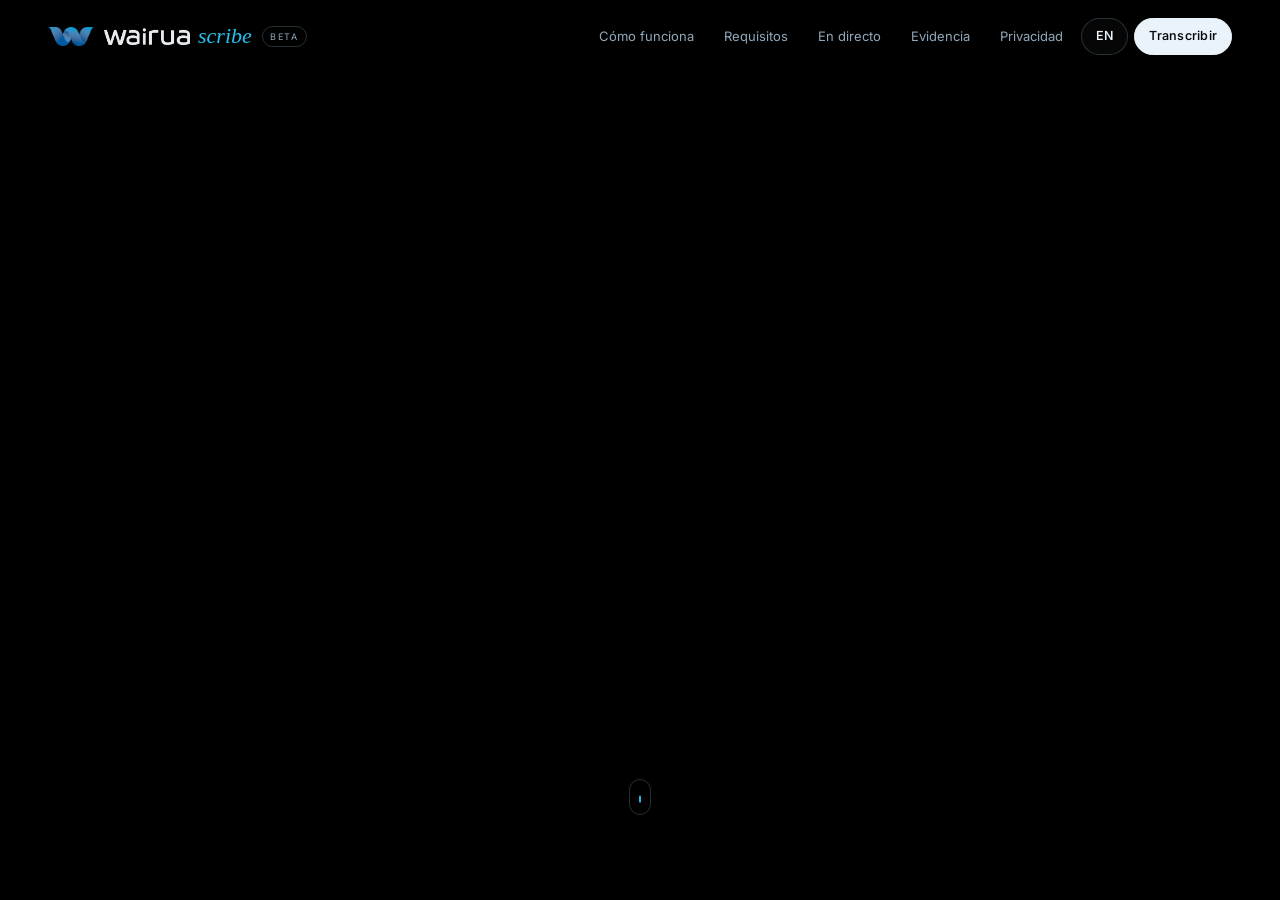
<file: live.html>
<!doctype html><html lang="es"><head><meta charset="utf-8"><meta http-equiv="refresh" content="0; url=index.html#live"><title>Wairua Scribe</title></head><body><a href="index.html#live">Ir a Subtítulos en directo</a></body></html>
</file>
<file: style.css>
/* ===========================================================
   Wairua Scribe — estética cinematográfica
   =========================================================== */
@font-face{font-family:"Instrument Serif";src:url(fonts/instrument-serif-latin-400-normal.woff2) format("woff2");font-weight:400;font-style:normal;font-display:swap}
@font-face{font-family:"Instrument Serif";src:url(fonts/instrument-serif-latin-400-italic.woff2) format("woff2");font-weight:400;font-style:italic;font-display:swap}
@font-face{font-family:"Inter";src:url(fonts/inter-latin-wght-normal.woff2) format("woff2");font-weight:100 900;font-style:normal;font-display:swap}

:root{
  --ink:#05090f; --ink-2:#0a121d; --ink-3:#101b29;
  --line:rgba(160,205,235,.12); --line-2:rgba(160,205,235,.22);
  --text:#eaf3f9; --muted:#8fa6b8; --dim:#5d7385;
  --cyan:#22c1f1; --blue:#0b6cc0; --deep:#06428a; --glow:rgba(34,193,241,.55);
  --warm:#ffb46b;
  --serif:"Instrument Serif",ui-serif,Georgia,"Times New Roman",serif;
  --sans:"Inter",ui-sans-serif,system-ui,-apple-system,"Segoe UI",sans-serif;
  --r:18px;
  --ease:cubic-bezier(.2,.7,.1,1);
}
*{box-sizing:border-box}
[hidden]{display:none!important}
html{scroll-behavior:smooth;background:var(--ink)}
body{margin:0;font-family:var(--sans);color:var(--text);background:var(--ink);-webkit-font-smoothing:antialiased;line-height:1.5;overflow-x:hidden}
img{display:block;max-width:100%;height:auto}
a{color:inherit}
button,select,input,textarea{font:inherit;color:inherit}
button{cursor:pointer}
em{font-family:var(--serif);font-style:italic;font-weight:400}
code{font-family:ui-monospace,SFMono-Regular,Menlo,monospace;font-size:.86em;background:rgba(255,255,255,.06);border:1px solid var(--line);padding:.08em .4em;border-radius:6px}
.sr{position:absolute;width:1px;height:1px;overflow:hidden;clip:rect(0 0 0 0)}
.fine{font-size:12px;color:var(--dim)}
::selection{background:rgba(34,193,241,.35)}

/* ---------- Avisos ---------- */
.file-warning{position:fixed;z-index:100;left:16px;right:16px;top:16px;padding:16px 20px;border-radius:14px;background:#3a1610;border:1px solid #a3452f;color:#ffe2d6;font-size:14px;box-shadow:0 20px 60px rgba(0,0,0,.5)}

/* ---------- Grano de película ---------- */
.grain{position:fixed;inset:-50%;z-index:60;pointer-events:none;opacity:.07;mix-blend-mode:overlay;
  background-image:url("data:image/svg+xml,%3Csvg xmlns='http://www.w3.org/2000/svg' width='220' height='220'%3E%3Cfilter id='n'%3E%3CfeTurbulence type='fractalNoise' baseFrequency='.85' numOctaves='3' stitchTiles='stitch'/%3E%3C/filter%3E%3Crect width='100%25' height='100%25' filter='url(%23n)'/%3E%3C/svg%3E");
  animation:grain 1.1s steps(6) infinite}
@keyframes grain{0%{transform:translate(0,0)}20%{transform:translate(-3%,2%)}40%{transform:translate(2%,-3%)}60%{transform:translate(-2%,-1%)}80%{transform:translate(3%,3%)}100%{transform:translate(0,0)}}

/* ---------- Cabecera ---------- */
.topbar{position:fixed;z-index:50;top:0;left:0;right:0;display:flex;align-items:center;justify-content:space-between;padding:18px clamp(18px,4vw,48px);transition:background .5s,backdrop-filter .5s,padding .4s,border-color .5s;border-bottom:1px solid transparent}
.topbar.is-scrolled{background:rgba(5,9,15,.72);backdrop-filter:blur(18px) saturate(1.4);-webkit-backdrop-filter:blur(18px) saturate(1.4);padding-block:12px;border-color:var(--line)}
.brand{display:flex;align-items:center;gap:10px;text-decoration:none}
.brand-mark{width:46px;height:auto}
.brand-word{width:86px;height:auto;opacity:.95}
.brand-product{font-family:var(--serif);font-style:italic;font-size:22px;color:var(--cyan);margin-left:-2px;transform:translateY(-1px)}
.brand-beta{font-size:9px;letter-spacing:.2em;text-transform:uppercase;border:1px solid var(--line-2);color:var(--muted);padding:3px 7px;border-radius:20px}
.topnav{display:flex;align-items:center;gap:6px}
.topnav>a:not(.chip){font-size:13px;color:var(--muted);text-decoration:none;padding:8px 12px;border-radius:20px;transition:color .3s}
.topnav>a:not(.chip):hover{color:var(--text)}
.chip{display:inline-flex;align-items:center;gap:6px;font-size:12.5px;font-weight:550;letter-spacing:.02em;padding:8px 14px;border-radius:30px;border:1px solid var(--line-2);background:rgba(255,255,255,.02);text-decoration:none;transition:border-color .3s,background .3s,transform .3s var(--ease)}
.chip:hover{border-color:rgba(34,193,241,.6);background:rgba(34,193,241,.08)}
.chip:active{transform:scale(.97)}
.chip-solid{background:var(--text);color:var(--ink);border-color:var(--text)}
.chip-solid:hover{background:#fff;color:var(--ink)}

/* ---------- HERO ---------- */
.hero{position:relative;min-height:100svh;display:grid;place-items:center;overflow:hidden;isolation:isolate;
  background:
    radial-gradient(120% 70% at 50% 108%,rgba(11,108,192,.35),transparent 60%),
    radial-gradient(60% 50% at 85% 10%,rgba(255,180,107,.06),transparent 70%),
    radial-gradient(80% 60% at 10% 0%,rgba(34,193,241,.07),transparent 70%),
    var(--ink)}
#soundscape{position:absolute;inset:0;width:100%;height:100%;z-index:0}
.hero::after{content:"";position:absolute;inset:0;z-index:1;pointer-events:none;
  background:radial-gradient(ellipse at 50% 45%,transparent 35%,rgba(2,5,9,.75) 100%)}
.hero-light{position:absolute;inset:0;z-index:1;pointer-events:none;
  background:radial-gradient(520px circle at var(--mx,50%) var(--my,60%),rgba(34,193,241,.10),transparent 60%);transition:opacity .6s}
.letterbox{position:absolute;left:0;right:0;height:0;background:#000;z-index:3;pointer-events:none;animation:letterbox 2.2s var(--ease) forwards}
.letterbox.top{top:0}.letterbox.bottom{bottom:0}
@keyframes letterbox{0%{height:50vh}55%{height:9vh}100%{height:3.2vh}}

.hero-content{position:relative;z-index:2;text-align:center;padding:120px 22px 80px;max-width:1100px;pointer-events:none}
.hero-content a{pointer-events:auto}
.eyebrow{display:inline-flex;align-items:center;gap:10px;font-size:11px;font-weight:650;letter-spacing:.28em;text-transform:uppercase;color:var(--muted);margin:0}
.rec-dot{width:7px;height:7px;border-radius:50%;background:#ff4d4d;box-shadow:0 0 12px #ff4d4d;animation:blink 1.6s ease-in-out infinite}
@keyframes blink{50%{opacity:.25}}
.hero-title{font-family:var(--serif);font-weight:400;font-size:clamp(54px,10.5vw,168px);line-height:.92;letter-spacing:-.025em;margin:28px 0 30px;
  text-shadow:0 0 60px rgba(5,9,15,.9)}
.hero-title em .w{background:linear-gradient(100deg,#7fdcff 0%,var(--cyan) 35%,#3b8fe0 70%,#7fdcff 100%);background-size:200% 100%;-webkit-background-clip:text;background-clip:text;color:transparent;animation:rise 1.4s var(--ease) forwards,sheen 9s linear infinite;animation-delay:calc(.35s + var(--i)*.09s),0s;padding-right:.06em}
@keyframes sheen{to{background-position:-200% 0}}
.hero-title .w{display:inline-block;opacity:0;filter:blur(14px);transform:translateY(.35em);animation:rise 1.4s var(--ease) forwards;animation-delay:calc(.35s + var(--i)*.09s)}
@keyframes rise{to{opacity:1;filter:blur(0);transform:none}}
.hero-sub{text-shadow:0 2px 18px rgba(5,9,15,.95),0 0 4px rgba(5,9,15,.8);max-width:620px;margin:0 auto;font-size:clamp(16px,1.6vw,19px);color:#b9cad7;line-height:1.6}
.hero-actions{display:flex;gap:12px;justify-content:center;flex-wrap:wrap;margin-top:38px}
.reveal{opacity:0;transform:translateY(14px);animation:fadeup 1.2s var(--ease) forwards;animation-delay:var(--d,0s)}
@keyframes fadeup{to{opacity:1;transform:none}}

.btn{display:inline-flex;align-items:center;justify-content:center;gap:10px;border:0;border-radius:40px;padding:16px 26px;font-weight:600;font-size:15px;text-decoration:none;transition:transform .4s var(--ease),box-shadow .4s,background .3s,opacity .3s}
.btn i{font-style:normal;transition:transform .4s var(--ease)}
.btn:hover i{transform:translateX(4px)}
.btn-primary{color:#03101c;background:linear-gradient(180deg,#8fe3ff,var(--cyan));box-shadow:0 0 0 1px rgba(255,255,255,.25) inset,0 10px 40px -8px var(--glow)}
.btn-primary:hover{transform:translateY(-2px);box-shadow:0 0 0 1px rgba(255,255,255,.4) inset,0 18px 60px -10px var(--glow)}
.btn-primary:disabled{opacity:.45;cursor:not-allowed;transform:none}
.btn-ghost{color:var(--text);background:rgba(255,255,255,.04);border:1px solid var(--line-2);backdrop-filter:blur(6px)}
.btn-ghost:hover{background:rgba(255,255,255,.08)}
.btn-wide{flex:1}

.hero-meta{position:absolute;z-index:4;bottom:calc(3.2vh + 22px);left:0;right:0;display:flex;justify-content:center;gap:16px;font-size:10px;font-weight:700;letter-spacing:.3em;color:var(--dim)}
.hero-meta b{color:var(--cyan);font-weight:400}
.hero-hint{position:absolute;z-index:4;top:calc(3.2vh + 86px);right:clamp(18px,4vw,48px);font-family:var(--serif);font-style:italic;font-size:15px;color:var(--dim)}
.scroll-cue{position:absolute;z-index:4;bottom:calc(3.2vh + 56px);left:50%;transform:translateX(-50%);width:22px;height:36px;border:1px solid var(--line-2);border-radius:20px}
.scroll-cue span{position:absolute;left:50%;top:7px;width:2px;height:7px;margin-left:-1px;background:var(--cyan);border-radius:2px;animation:cue 2s var(--ease) infinite}
@keyframes cue{0%{opacity:0;transform:translateY(0)}30%{opacity:1}100%{opacity:0;transform:translateY(12px)}}

/* ---------- Secciones ---------- */
section:not(.hero){position:relative;max-width:1240px;margin:0 auto;padding:clamp(90px,12vw,150px) clamp(18px,4vw,48px) 0}
.section-head{max-width:820px;margin-bottom:56px}
.section-head h2{font-family:var(--serif);font-weight:400;font-size:clamp(40px,6vw,82px);line-height:.98;letter-spacing:-.02em;margin:18px 0 0}
.section-head h2 em{color:var(--cyan)}
.section-sub{color:var(--muted);font-size:16px;max-width:640px;margin-top:22px}

.steps{list-style:none;margin:0;padding:0;display:grid;grid-template-columns:repeat(3,1fr);gap:1px;background:var(--line);border:1px solid var(--line);border-radius:var(--r);overflow:hidden}
.step{background:var(--ink);padding:38px 32px 42px;position:relative;transition:background .5s}
.step:hover{background:var(--ink-2)}
.step-n{font-family:var(--serif);font-style:italic;font-size:64px;line-height:1;color:transparent;-webkit-text-stroke:1px rgba(34,193,241,.55);display:block;margin-bottom:28px}
.step h3{font-size:19px;font-weight:600;margin:0 0 10px;letter-spacing:-.01em}
.step p{color:var(--muted);margin:0;font-size:15px}

/* ---------- Estudio ---------- */
.studio{display:grid;grid-template-columns:1fr 1.05fr;gap:20px;align-items:stretch}
.studio-col{position:relative;background:linear-gradient(180deg,rgba(16,27,41,.85),rgba(10,18,29,.85));border:1px solid var(--line);border-radius:24px;padding:26px;box-shadow:0 40px 120px -40px rgba(0,0,0,.8),inset 0 1px 0 rgba(255,255,255,.04)}
.source-tabs{display:inline-flex;padding:4px;border-radius:30px;background:rgba(0,0,0,.35);border:1px solid var(--line);margin-bottom:18px}
.tab{border:0;background:transparent;padding:8px 18px;border-radius:30px;font-size:13px;font-weight:600;color:var(--muted);transition:background .3s,color .3s}
.tab.is-active{background:var(--text);color:var(--ink)}

.drop{position:relative;display:flex;flex-direction:column;align-items:center;justify-content:center;text-align:center;gap:8px;min-height:190px;padding:28px;border-radius:18px;cursor:pointer;
  background:radial-gradient(120% 120% at 50% 0%,rgba(34,193,241,.08),transparent 60%),rgba(0,0,0,.25);border:1px dashed rgba(34,193,241,.35);transition:border-color .3s,background .3s,transform .3s var(--ease)}
.drop:hover,.drop.is-over{border-color:var(--cyan);background:radial-gradient(120% 120% at 50% 0%,rgba(34,193,241,.16),transparent 60%),rgba(0,0,0,.25)}
.drop.is-over{transform:scale(1.01)}
.drop.has-file{border-style:solid;border-color:rgba(34,193,241,.6)}
.drop input{position:absolute;inset:0;opacity:0;cursor:pointer}
.drop-icon{color:var(--cyan);filter:drop-shadow(0 0 12px var(--glow))}
.drop strong{font-size:16px;font-weight:600;word-break:break-word}
.drop small{color:var(--muted);font-size:12.5px}

.recorder{border-radius:18px;background:rgba(0,0,0,.25);border:1px solid var(--line);padding:18px}
#meter{width:100%;height:96px;display:block}
.rec-row{display:flex;align-items:center;gap:18px;margin-top:10px}
.rec-btn{position:relative;width:64px;height:64px;border-radius:50%;border:1px solid var(--line-2);background:rgba(255,255,255,.03);display:grid;place-items:center;flex:none;transition:border-color .3s}
.rec-core{width:24px;height:24px;border-radius:50%;background:#ff4d4d;box-shadow:0 0 22px rgba(255,77,77,.6);transition:border-radius .35s var(--ease),width .35s var(--ease),height .35s var(--ease)}
.rec-btn[aria-pressed=true]{border-color:#ff4d4d}
.rec-btn[aria-pressed=true] .rec-core{width:20px;height:20px;border-radius:5px}
.rec-time{font-family:var(--serif);font-size:36px;line-height:1;font-variant-numeric:tabular-nums}
.rec-row small{color:var(--muted)}
.recorder .fine{margin:14px 0 0}

.settings{margin-top:20px;display:grid;gap:16px}
.seg{border:0;padding:0;margin:0;display:grid;grid-template-columns:repeat(3,1fr);gap:8px}
.seg legend,.field>span{font-size:11px;font-weight:650;letter-spacing:.18em;text-transform:uppercase;color:var(--dim);margin-bottom:8px;padding:0}
.seg label{position:relative;cursor:pointer}
.seg input{position:absolute;opacity:0}
.seg label span{display:flex;flex-direction:column;gap:2px;padding:12px 14px;border-radius:14px;border:1px solid var(--line);background:rgba(0,0,0,.2);transition:border-color .3s,background .3s,box-shadow .3s}
.seg label b{font-size:15px;font-weight:600}
.seg label small{font-size:11.5px;color:var(--muted)}
.seg input:checked+span{border-color:var(--cyan);background:rgba(34,193,241,.08);box-shadow:0 0 0 1px var(--cyan) inset,0 10px 30px -14px var(--glow)}
.seg input:focus-visible+span{outline:2px solid var(--cyan);outline-offset:2px}
.field-row{display:grid;grid-template-columns:1fr 1fr;gap:12px}
.field{display:flex;flex-direction:column}
select{appearance:none;-webkit-appearance:none;padding:12px 38px 12px 14px;border-radius:12px;border:1px solid var(--line);font-size:14px;
  background:rgba(0,0,0,.25) url("data:image/svg+xml,%3Csvg xmlns='http://www.w3.org/2000/svg' width='12' height='8'%3E%3Cpath d='M1 1l5 5 5-5' fill='none' stroke='%238fa6b8' stroke-width='1.6'/%3E%3C/svg%3E") no-repeat right 14px center}
select:focus{outline:none;border-color:var(--cyan)}
select option{background:var(--ink-2)}

.run{display:flex;gap:10px;margin-top:22px}
.progress-wrap{margin-top:18px;padding:14px 16px;border-radius:14px;background:rgba(0,0,0,.3);border:1px solid var(--line)}
.progress-top,.progress-bottom{display:flex;justify-content:space-between;gap:12px;font-size:12.5px}
.progress-top{color:var(--text);margin-bottom:10px}
.progress-top #pct{font-variant-numeric:tabular-nums;color:var(--cyan)}
.progress-bottom{color:var(--dim);margin-top:9px;font-variant-numeric:tabular-nums}
.bar{position:relative;height:4px;border-radius:4px;background:rgba(255,255,255,.07);overflow:hidden}
.bar i{position:absolute;left:0;top:0;bottom:0;width:0;border-radius:4px;background:linear-gradient(90deg,var(--blue),var(--cyan));box-shadow:0 0 14px var(--glow);transition:width .4s var(--ease)}
.bar.indeterminate i{width:35%!important;animation:indet 1.4s ease-in-out infinite}
@keyframes indet{0%{left:-35%}100%{left:100%}}
.status{min-height:22px;margin:14px 2px 0;font-size:13.5px;color:var(--muted)}
.status.is-error{color:#ff9a85}
.status.is-ok{color:#7fe0b0}

.result-col{display:flex;flex-direction:column}
.result-head{display:flex;justify-content:space-between;align-items:center;margin-bottom:12px}
.result-title{font-family:var(--serif);font-size:28px}
.toggle{display:inline-flex;align-items:center;gap:9px;cursor:pointer;font-size:12.5px;color:var(--muted)}
.toggle em{font-family:var(--sans);font-style:normal}
.toggle input{position:absolute;opacity:0}
.toggle span{width:34px;height:20px;border-radius:20px;background:rgba(255,255,255,.1);position:relative;transition:background .3s}
.toggle span::after{content:"";position:absolute;top:3px;left:3px;width:14px;height:14px;border-radius:50%;background:var(--text);transition:transform .3s var(--ease)}
.toggle input:checked+span{background:var(--blue)}
.toggle input:checked+span::after{transform:translateX(14px)}
.toggle input:focus-visible+span{outline:2px solid var(--cyan);outline-offset:2px}
textarea{flex:1;min-height:360px;width:100%;resize:vertical;padding:20px;border-radius:16px;border:1px solid var(--line);background:rgba(0,0,0,.3);font-size:15.5px;line-height:1.75;color:#dfeaf2}
textarea:focus{outline:none;border-color:rgba(34,193,241,.5)}
textarea::placeholder{color:var(--dim);font-style:italic}
.result-foot{display:flex;justify-content:space-between;align-items:center;margin-top:12px;gap:10px}
.actions{display:flex;gap:6px}
.clinical-note{margin:14px 0 0;font-size:12.5px;color:#d9b48d;background:rgba(255,180,107,.06);border:1px solid rgba(255,180,107,.18);border-radius:12px;padding:10px 12px}

.diag{margin-top:20px;border:1px solid var(--line);border-radius:18px;background:rgba(10,18,29,.6)}
.diag summary{cursor:pointer;padding:16px 22px;font-size:14px;color:var(--muted);list-style:none}
.diag summary::-webkit-details-marker{display:none}
.diag summary::before{content:"+";display:inline-block;width:18px;color:var(--cyan);transition:transform .3s}
.diag[open] summary::before{transform:rotate(45deg)}
.diag-body{padding:0 22px 22px}
.diag-list{list-style:none;padding:0;margin:0 0 14px;display:grid;grid-template-columns:repeat(auto-fill,minmax(250px,1fr));gap:8px}
.diag-list li{font-size:13px;padding:10px 12px;border-radius:10px;background:rgba(0,0,0,.25);border:1px solid var(--line);display:flex;gap:8px}
.diag-list .ok{color:#7fe0b0}.diag-list .warn{color:#ffcf7a}.diag-list .bad{color:#ff9a85}
.diag-actions{display:flex;gap:8px;flex-wrap:wrap;margin-bottom:12px}
.diag-help p{font-size:13.5px;color:var(--muted);margin:8px 0}
.diag-help b{color:var(--text)}

/* ---------- Privacidad ---------- */
.cards{display:grid;grid-template-columns:repeat(3,1fr);gap:16px}
.card{position:relative;padding:34px 30px 36px;border-radius:22px;border:1px solid var(--line);background:linear-gradient(180deg,rgba(16,27,41,.6),rgba(5,9,15,.2));overflow:hidden;transition:transform .6s var(--ease),border-color .4s}
.card::before{content:"";position:absolute;inset:0;background:radial-gradient(400px circle at var(--cx,50%) var(--cy,0%),rgba(34,193,241,.12),transparent 50%);opacity:0;transition:opacity .4s}
.card:hover{transform:translateY(-4px);border-color:var(--line-2)}
.card:hover::before{opacity:1}
.card-k{font-family:var(--serif);font-style:italic;font-size:15px;color:var(--cyan)}
.card h3{font-family:var(--serif);font-weight:400;font-size:30px;line-height:1.05;margin:26px 0 12px}
.card p{color:var(--muted);margin:0;font-size:14.5px}

.footer{max-width:1240px;margin:0 auto;padding:120px clamp(18px,4vw,48px) 60px;display:flex;flex-direction:column;align-items:center;gap:10px;text-align:center;color:var(--muted);font-size:13px}
.footer img{width:96px;opacity:.8;margin-bottom:14px}
.footer p{margin:0}

/* Aparición al hacer scroll */
.in-view{opacity:0;transform:translateY(30px);transition:opacity 1.1s var(--ease),transform 1.1s var(--ease)}
.in-view.is-visible{opacity:1;transform:none}

/* ---------- Responsive ---------- */
@media (max-width:960px){
  .studio{grid-template-columns:1fr}
  .steps,.cards{grid-template-columns:1fr}
  textarea{min-height:280px}
}
@media (max-width:640px){
  .topnav>a:not(.chip){display:none}
  .brand-word{display:none}
  .hero-meta{font-size:8.5px;gap:8px;letter-spacing:.18em}
  .hero-hint{display:none}
  .seg{grid-template-columns:1fr}
  .field-row{grid-template-columns:1fr}
  .studio-col{padding:18px}
  .result-foot{flex-direction:column;align-items:flex-start}
}
@media (prefers-reduced-motion:reduce){
  *,*::before,*::after{animation-duration:.01ms!important;animation-iteration-count:1!important;transition:none!important}
  .hero-title .w,.reveal,.in-view{opacity:1;filter:none;transform:none}
  .grain{display:none}
}

/* ---------- Requisitos ---------- */
.req-grid{display:grid;grid-template-columns:1fr 1.25fr;gap:20px;align-items:start}
.check-card{position:relative;padding:30px;border-radius:24px;border:1px solid var(--line);background:linear-gradient(180deg,rgba(16,27,41,.85),rgba(10,18,29,.85));overflow:hidden}
.check-card::before{content:"";position:absolute;inset:-40% -40% auto auto;width:340px;height:340px;border-radius:50%;background:radial-gradient(circle,var(--state-glow,rgba(34,193,241,.18)),transparent 65%);pointer-events:none;transition:background .6s}
.check-card[data-state=ok]{--state:#5fe0a4;--state-glow:rgba(95,224,164,.18)}
.check-card[data-state=warn]{--state:#ffcf7a;--state-glow:rgba(255,207,122,.16)}
.check-card[data-state=bad]{--state:#ff9a85;--state-glow:rgba(255,154,133,.16)}
.check-card[data-state=checking]{--state:var(--cyan)}
.check-verdict{display:flex;gap:18px;align-items:flex-start;margin:22px 0 24px}
.check-orb{flex:none;width:18px;height:18px;margin-top:10px;border-radius:50%;background:var(--state);box-shadow:0 0 0 6px color-mix(in srgb,var(--state) 18%,transparent),0 0 30px var(--state);animation:orb 2.4s ease-in-out infinite}
@keyframes orb{50%{box-shadow:0 0 0 12px color-mix(in srgb,var(--state) 6%,transparent),0 0 40px var(--state)}}
.check-verdict h3{font-family:var(--serif);font-weight:400;font-size:34px;line-height:1.05;margin:0 0 8px}
.check-verdict p{margin:0;color:var(--muted);font-size:14.5px}
.check-facts{display:grid;grid-template-columns:1fr 1fr;gap:1px;background:var(--line);border:1px solid var(--line);border-radius:14px;overflow:hidden;margin:0 0 18px}
.check-facts div{background:rgba(5,9,15,.7);padding:12px 14px}
.check-facts dt{font-size:10.5px;font-weight:650;letter-spacing:.16em;text-transform:uppercase;color:var(--dim);margin-bottom:4px}
.check-facts dd{margin:0;font-size:13.5px;word-break:break-word}
.browsers{border:1px solid var(--line);border-radius:24px;padding:10px 22px 18px;background:rgba(10,18,29,.5)}
.browsers table{width:100%;border-collapse:collapse;font-size:14px}
.browsers th{text-align:left;font-size:10.5px;font-weight:650;letter-spacing:.16em;text-transform:uppercase;color:var(--dim);padding:14px 8px 10px}
.browsers td{padding:13px 8px;border-top:1px solid var(--line);color:var(--muted);vertical-align:top}
.browsers td b{color:var(--text);font-weight:600}
.browsers tr.best td:first-child b{color:var(--cyan)}
.tag{display:inline-block;font-size:11.5px;font-weight:600;padding:3px 9px;border-radius:20px;white-space:nowrap;border:1px solid}
.tag.ok{color:#5fe0a4;border-color:rgba(95,224,164,.35);background:rgba(95,224,164,.07)}
.tag.mid{color:#9fd8ff;border-color:rgba(34,193,241,.3);background:rgba(34,193,241,.06)}
.tag.low{color:#ffcf7a;border-color:rgba(255,207,122,.3);background:rgba(255,207,122,.06)}
.browsers .fine{margin:12px 8px 0}
.howto{display:grid;grid-template-columns:repeat(3,1fr);gap:16px;margin-top:20px}
.howto article{padding:28px 26px;border-radius:22px;border:1px solid var(--line);background:linear-gradient(180deg,rgba(16,27,41,.5),rgba(5,9,15,.2))}
.howto h3{font-family:var(--serif);font-weight:400;font-size:25px;line-height:1.1;margin:16px 0 14px}
.howto ol{margin:0;padding-left:18px;color:var(--muted);font-size:14px}
.howto li{margin:7px 0}
.howto li b{color:var(--text);font-weight:600}

/* Insignia del dispositivo en el estudio */
.device-badge{display:flex;align-items:center;gap:10px;width:100%;margin-top:16px;padding:10px 14px;border-radius:12px;border:1px solid var(--line);background:rgba(0,0,0,.25);font-size:13px;text-align:left;color:var(--muted);transition:border-color .3s}
.device-badge:hover{border-color:var(--line-2)}
.db-dot{flex:none;width:8px;height:8px;border-radius:50%;background:var(--cyan);box-shadow:0 0 10px var(--cyan)}
.device-badge[data-state=ok] .db-dot{background:#5fe0a4;box-shadow:0 0 10px #5fe0a4}
.device-badge[data-state=warn] .db-dot{background:#ffcf7a;box-shadow:0 0 10px #ffcf7a}
.device-badge[data-state=bad] .db-dot{background:#ff9a85;box-shadow:0 0 10px #ff9a85}
.device-badge>span:nth-child(2){flex:1;color:var(--text)}
.db-link{font-size:12px;color:var(--cyan)}

/* Modelo ya descargado */
.cache-mark{font-style:normal;font-size:11px;color:#5fe0a4;margin-top:4px;min-height:14px}

@media (max-width:960px){.req-grid,.howto{grid-template-columns:1fr}}
@media (max-width:640px){.check-facts{grid-template-columns:1fr}.browsers{padding:6px 12px 14px;overflow-x:auto}.browsers table{font-size:13px}}

/* ---------- Evidencia ---------- */
.stats{display:grid;grid-template-columns:repeat(4,1fr);gap:1px;background:var(--line);border:1px solid var(--line);border-radius:24px;overflow:hidden}
.stat{background:var(--ink);padding:34px 28px 30px;display:flex;flex-direction:column;transition:background .5s}
.stat:hover{background:var(--ink-2)}
.stat-n{font-family:var(--serif);font-size:clamp(56px,6vw,84px);line-height:.9;letter-spacing:-.02em;color:var(--cyan);text-shadow:0 0 40px rgba(34,193,241,.35)}
.stat-n small{font-size:.38em;margin-left:6px;color:var(--muted);text-shadow:none;font-family:var(--sans);letter-spacing:0}
.stat.warn .stat-n{color:var(--warm);text-shadow:0 0 40px rgba(255,180,107,.3)}
.stat p{color:var(--muted);font-size:14px;margin:18px 0 22px;flex:1}
.stat cite{font-style:normal;font-size:12px;color:var(--dim);border-top:1px solid var(--line);padding-top:12px}
.stat cite i{color:var(--text)}
.science-notes{display:grid;grid-template-columns:1fr 1fr;gap:40px;margin-top:44px}
.science-notes h3{font-family:var(--serif);font-weight:400;font-size:28px;line-height:1.1;margin:0 0 12px}
.science-notes p{color:var(--muted);margin:0;font-size:15.5px}
.science-notes b{color:var(--text);font-weight:600}
.refs{margin-top:36px;border-top:1px solid var(--line);padding-top:16px}
.refs summary{cursor:pointer;font-size:12px;font-weight:650;letter-spacing:.18em;text-transform:uppercase;color:var(--dim)}
.refs ol{margin:14px 0 0;padding-left:20px;color:var(--muted);font-size:13px}
.refs li{margin:7px 0}
.refs a{color:var(--cyan);text-decoration:none}
.refs a:hover{text-decoration:underline}

/* ---------- Uso responsable ---------- */
.rules{list-style:none;margin:0;padding:0;display:grid;grid-template-columns:repeat(3,1fr);gap:16px;counter-reset:r}
.rules li{counter-increment:r;position:relative;padding:30px 26px 28px;border-radius:22px;border:1px solid var(--line);background:linear-gradient(180deg,rgba(16,27,41,.55),rgba(5,9,15,.2))}
.rules li::before{content:counter(r,decimal-leading-zero);font-family:var(--serif);font-style:italic;font-size:15px;color:var(--cyan)}
.rules b{display:block;font-family:var(--serif);font-weight:400;font-size:25px;line-height:1.1;margin:16px 0 10px}
.rules span{display:block;color:var(--muted);font-size:14.5px}

/* ---------- Privacidad ---------- */
.compare{display:grid;grid-template-columns:1fr 1fr;gap:16px}
.compare-col{padding:32px 30px;border-radius:24px;border:1px solid var(--line)}
.compare-col ul{margin:18px 0 0;padding:0;list-style:none}
.compare-col li{position:relative;padding:10px 0 10px 30px;border-top:1px solid var(--line);font-size:15px;color:var(--muted)}
.compare-col li b{color:var(--text)}
.compare-col li::before{position:absolute;left:0;top:9px;font-size:15px}
.compare-col.cloud{background:rgba(255,255,255,.015)}
.compare-col.cloud li::before{content:"○";color:var(--dim)}
.compare-col.local{background:radial-gradient(120% 100% at 100% 0%,rgba(34,193,241,.12),transparent 60%),rgba(16,27,41,.6);border-color:rgba(34,193,241,.35);box-shadow:0 30px 90px -40px var(--glow)}
.compare-col.local li::before{content:"✦";color:var(--cyan)}
.honest{margin:22px 0 0;max-width:860px;color:var(--muted);font-size:14.5px}
.honest b{color:var(--text)}

/* ---------- Tecnología ---------- */
.tech-grid{display:grid;grid-template-columns:1.1fr 1fr;gap:48px;align-items:start}
.tech-lead{font-size:clamp(17px,1.6vw,20px);line-height:1.65;color:#c4d4df;margin:0}
.stack{margin:0;display:grid;gap:1px;background:var(--line);border:1px solid var(--line);border-radius:20px;overflow:hidden}
.stack div{background:var(--ink);padding:18px 22px;display:grid;grid-template-columns:150px 1fr;gap:16px;align-items:baseline}
.stack dt{font-family:var(--serif);font-size:21px;color:var(--cyan)}
.stack dd{margin:0;color:var(--muted);font-size:14px}

/* ---------- Autor ---------- */
.author-card{display:grid;grid-template-columns:auto 1fr;gap:48px;align-items:center;padding:clamp(30px,5vw,60px);border-radius:28px;border:1px solid var(--line);
  background:radial-gradient(80% 120% at 0% 50%,rgba(11,108,192,.22),transparent 60%),linear-gradient(180deg,rgba(16,27,41,.7),rgba(5,9,15,.4))}
.author-mark{width:150px;filter:drop-shadow(0 0 40px rgba(34,193,241,.35))}
.author-card h2{font-family:var(--serif);font-weight:400;font-size:clamp(40px,5vw,64px);line-height:1;margin:14px 0 8px}
.author-role{color:var(--cyan);font-size:14px;margin:0 0 18px}
.author-card p:not(.eyebrow):not(.author-role){color:var(--muted);max-width:640px;margin:0 0 26px;font-size:15.5px}

/* ---------- Pie y textos legales ---------- */
.legal-links{display:flex;flex-wrap:wrap;justify-content:center;gap:4px 18px;margin:8px 0}
.legal-links button,.legal-links a{background:none;border:0;padding:4px 0;font-size:13px;color:var(--muted);text-decoration:none;border-bottom:1px solid transparent;transition:color .3s,border-color .3s}
.legal-links button:hover,.legal-links a:hover{color:var(--text);border-color:var(--cyan)}
dialog.legal{width:min(760px,calc(100vw - 32px));max-height:min(86vh,900px);overflow:auto;padding:40px clamp(22px,4vw,46px);border-radius:24px;border:1px solid var(--line-2);background:#0b1420;color:var(--text);box-shadow:0 40px 140px rgba(0,0,0,.7)}
dialog.legal::backdrop{background:rgba(2,5,9,.72);backdrop-filter:blur(6px)}
dialog.legal[open]{animation:dlg .5s var(--ease)}
@keyframes dlg{from{opacity:0;transform:translateY(16px) scale(.98)}}
dialog.legal h2{font-family:var(--serif);font-weight:400;font-size:40px;line-height:1;margin:0 0 8px}
dialog.legal h3{font-size:15px;font-weight:650;margin:26px 0 6px;color:var(--cyan)}
dialog.legal p,dialog.legal li{color:#b8c9d6;font-size:14.5px;line-height:1.65}
dialog.legal ul{padding-left:20px}
dialog.legal a{color:var(--cyan)}
dialog.legal b{color:var(--text)}
.dlg-close{position:sticky;top:0;float:right;width:36px;height:36px;border-radius:50%;border:1px solid var(--line-2);background:#0b1420;color:var(--text);margin:-18px -18px 0 0}
.dlg-close:hover{border-color:var(--cyan)}
.dlg-table{width:100%;border-collapse:collapse;font-size:13px;margin:12px 0}
.dlg-table th,.dlg-table td{text-align:left;padding:9px 8px;border-top:1px solid var(--line);vertical-align:top;color:#b8c9d6}
.dlg-table th{color:var(--dim);font-size:11px;letter-spacing:.12em;text-transform:uppercase}

.cookie-bar{position:fixed;z-index:80;left:0;right:0;margin:0 auto;bottom:20px;width:min(760px,calc(100vw - 28px));display:flex;align-items:center;gap:18px;padding:14px 16px 14px 20px;border-radius:18px;border:1px solid var(--line-2);background:rgba(11,20,32,.92);backdrop-filter:blur(16px);box-shadow:0 20px 70px rgba(0,0,0,.6);animation:fadeup .8s var(--ease) both}
.cookie-bar p{margin:0;font-size:13px;color:var(--muted);flex:1}
.cookie-bar b{color:var(--text)}
.cookie-bar div{display:flex;gap:8px;flex:none}

@media (max-width:960px){
  .stats{grid-template-columns:1fr 1fr}
  .science-notes,.compare,.tech-grid{grid-template-columns:1fr}
  .rules{grid-template-columns:1fr 1fr}
  .author-card{grid-template-columns:1fr;gap:24px}
}
@media (max-width:640px){
  .stats,.rules{grid-template-columns:1fr}
  .stack div{grid-template-columns:1fr;gap:4px}
  .cookie-bar{flex-direction:column;align-items:stretch}
}

/* ---------- Beta por invitación ---------- */
.invite-card{display:none}
html.locked .invite-card{display:block;position:relative;z-index:5;max-width:620px;margin:0 auto 26px;padding:36px clamp(22px,4vw,40px);text-align:center;border-radius:26px;border:1px solid rgba(34,193,241,.35);
  background:radial-gradient(120% 120% at 50% 0%,rgba(34,193,241,.14),transparent 60%),rgba(10,18,29,.92);box-shadow:0 40px 120px -40px var(--glow);backdrop-filter:blur(10px)}
html.locked .studio,html.locked #live .live-grid,html.locked #work .diag{filter:blur(7px) saturate(.6);opacity:.35;pointer-events:none;user-select:none}
.invite-lock{display:grid;place-items:center;width:52px;height:52px;border-radius:50%;border:1px solid var(--line-2);margin:0 auto 16px}
.invite-lock svg{width:22px;height:22px;fill:none;stroke:var(--cyan);stroke-width:1.7;stroke-linecap:round}
.invite-card h3{font-family:var(--serif);font-weight:400;font-size:clamp(34px,4vw,48px);line-height:1;margin:12px 0}
.invite-card h3 em{color:var(--cyan)}
.invite-card>p:not(.eyebrow){color:var(--muted);font-size:15px;margin:0 auto 22px;max-width:480px}
.invite-form{display:flex;flex-wrap:wrap;gap:10px;justify-content:center}
.invite-form input{flex:1 1 220px;max-width:280px;padding:14px 18px;border-radius:40px;border:1px solid var(--line-2);background:rgba(0,0,0,.35);font-size:16px;letter-spacing:.12em;text-align:center;text-transform:uppercase;font-family:ui-monospace,Menlo,monospace}
.invite-form input:focus{outline:none;border-color:var(--cyan)}
.invite-msg{flex-basis:100%;min-height:20px;margin:4px 0 0;font-size:13.5px;color:var(--muted)}
.invite-msg.ok{color:#7fe0b0}.invite-msg.bad{color:#ff9a85}
.invite-form.shake{animation:shake .4s}
@keyframes shake{20%,60%{transform:translateX(-6px)}40%,80%{transform:translateX(6px)}}
.invite-mail{display:inline-block;margin-top:14px;font-size:13.5px;color:var(--cyan);text-decoration:none;border-bottom:1px solid transparent}
.invite-mail:hover{border-color:var(--cyan)}

/* --- Móvil: avisos y opciones desactivadas --- */
.mobile-hint { margin-top: .8rem; line-height: 1.5; }
.rec-save { margin-top: .6rem; }
.seg label:has(input:disabled) { opacity: .45; cursor: not-allowed; }
</file>
<file: live.css>
/* Wairua Scribe Live — subtítulos en directo */
.live-page .topbar{background:rgba(5,9,15,.8)}
.live{max-width:1320px;margin:0 auto;padding:120px clamp(16px,3vw,40px) 40px}
.live-head{max-width:860px;margin-bottom:38px}
.live-head h1{font-family:var(--serif);font-weight:400;font-size:clamp(46px,7vw,96px);line-height:.95;letter-spacing:-.02em;margin:18px 0 0}
.live-head h1 em{color:var(--cyan)}
.live-grid{display:grid;grid-template-columns:360px 1fr;gap:20px;align-items:start}
.controls{position:sticky;top:84px}
.src-tabs{margin-bottom:14px}
.src-help{font-size:13.5px;color:var(--muted);margin-bottom:6px}
.src-help p{margin:0 0 8px}
.src-help b{color:var(--text);font-weight:600}
.drop-sm{min-height:110px;padding:18px;margin:0}
.controls .settings{margin-top:14px}
.controls .seg{grid-template-columns:repeat(3,1fr)}
.controls .seg label span{padding:10px}
.controls .field-row{grid-template-columns:1fr 1fr}
.controls .device-badge{cursor:default}
.metrics{display:grid;grid-template-columns:1fr 1fr;gap:1px;background:var(--line);border:1px solid var(--line);border-radius:12px;overflow:hidden;margin:16px 0 0}
.metrics div{background:rgba(5,9,15,.7);padding:9px 12px}
.metrics dt{font-size:10px;font-weight:650;letter-spacing:.16em;text-transform:uppercase;color:var(--dim)}
.metrics dd{margin:2px 0 0;font-size:13px;font-variant-numeric:tabular-nums}

.stage-wrap{display:grid;gap:20px}
.stage{position:relative;aspect-ratio:16/9;border-radius:24px;overflow:hidden;border:1px solid var(--line);isolation:isolate;
  background:radial-gradient(90% 80% at 50% 110%,rgba(11,108,192,.35),transparent 60%),radial-gradient(60% 60% at 50% 40%,#0b1624,#04070c);
  box-shadow:0 50px 140px -50px rgba(0,0,0,.9),inset 0 0 120px rgba(0,0,0,.6);--cap:32px}
.stage::after{content:"";position:absolute;inset:0;pointer-events:none;background:radial-gradient(ellipse at 50% 45%,transparent 50%,rgba(0,0,0,.55));z-index:1}
.stage video{position:absolute;inset:0;width:100%;height:100%;object-fit:contain;background:#000;z-index:0}
#scope,#lv-scope{position:absolute;inset:0;width:100%;height:100%;z-index:0}
.stage-idle{position:absolute;inset:0;display:grid;place-content:center;justify-items:center;gap:14px;z-index:2;color:var(--muted);font-size:15px;text-align:center;transition:opacity .6s}
.stage-idle img{width:110px;opacity:.75;filter:drop-shadow(0 0 30px rgba(34,193,241,.35))}
.stage-idle p{margin:0}.stage-idle b{color:var(--text)}
.stage.is-live .stage-idle{opacity:0;pointer-events:none}

.captions{position:absolute;left:6%;right:6%;bottom:9%;z-index:3;display:flex;justify-content:center;pointer-events:none}
.captions p{margin:0;max-width:100%;text-align:center;font-size:var(--cap);line-height:1.32;font-weight:550;letter-spacing:-.005em;
  padding:.18em .55em;border-radius:.3em;background:rgba(0,0,0,.62);box-decoration-break:clone;-webkit-box-decoration-break:clone;
  display:-webkit-box;-webkit-line-clamp:2;-webkit-box-orient:vertical;overflow:hidden;text-shadow:0 1px 2px rgba(0,0,0,.6)}
.captions p:empty,.captions.is-empty p{background:transparent}
.cap-final{color:#fff}
.cap-live{color:#9fdcff;font-style:italic}
.stage.has-video .captions{bottom:15%}

.stage-tools{position:absolute;top:14px;right:14px;z-index:4;display:flex;gap:8px;opacity:.35;transition:opacity .3s}
.stage:hover .stage-tools,.stage:fullscreen .stage-tools{opacity:1}
.stage-tools .chip{background:rgba(5,9,15,.7);backdrop-filter:blur(8px)}
.size-ctl{display:inline-flex;align-items:center;gap:8px;padding:6px 12px;border-radius:30px;border:1px solid var(--line-2);background:rgba(5,9,15,.7);backdrop-filter:blur(8px);font-size:12px;color:var(--muted)}
.size-ctl b{font-size:17px;font-weight:600;color:var(--text)}
.size-ctl input{width:90px;accent-color:var(--cyan)}
.stage:fullscreen{border-radius:0;border:0;aspect-ratio:auto;--cap:clamp(30px,4.2vw,72px)}

.transcript{padding:22px}
.log{height:300px;overflow:auto;padding:6px 4px 6px 0;font-size:15px;line-height:1.7;color:#dfeaf2;scroll-behavior:smooth}
.log p{margin:0 0 6px;display:flex;gap:12px}
.log time{flex:none;font-variant-numeric:tabular-nums;font-size:12px;color:var(--dim);padding-top:3px;min-width:46px}
.log.no-ts time{display:none}
.log p.fresh{animation:fresh 1.2s var(--ease)}
@keyframes fresh{from{background:rgba(34,193,241,.12)}}
.log-empty{color:var(--dim);font-style:italic}

@media (max-width:1000px){.live-grid{grid-template-columns:1fr}.controls{position:static}}
@media (max-width:640px){.stage{--cap:20px;border-radius:16px}.stage-tools .chip{display:none}}

/* Pasos y tarjetas de fuente */
.step-label{display:flex;align-items:center;gap:10px;margin:22px 0 12px;font-size:11px;font-weight:700;letter-spacing:.2em;text-transform:uppercase;color:var(--muted)}
.step-label:first-child{margin-top:0}
.step-label span{display:grid;place-items:center;width:22px;height:22px;border-radius:50%;background:var(--cyan);color:var(--ink);font-size:11px;letter-spacing:0}
.src-cards{display:grid;grid-template-columns:1fr;gap:8px;margin-bottom:14px}
.src-card{display:grid;grid-template-columns:30px 1fr;grid-template-rows:auto auto;column-gap:12px;align-items:center;padding:12px 14px;border-radius:14px;border:1px solid var(--line);background:rgba(0,0,0,.22);text-align:left;transition:border-color .3s,background .3s,box-shadow .3s,transform .3s var(--ease)}
.src-card:hover{border-color:var(--line-2);transform:translateX(2px)}
.src-card svg{width:24px;height:24px;fill:none;stroke:var(--cyan);stroke-width:1.6;stroke-linecap:round;stroke-linejoin:round;grid-row:span 2;margin:0}
.src-card b{font-size:14px;font-weight:600}
.src-card small{font-size:11px;color:var(--muted);line-height:1.35}
.src-card.is-active{border-color:var(--cyan);background:rgba(34,193,241,.09);box-shadow:0 0 0 1px var(--cyan) inset,0 12px 34px -16px var(--glow)}
.src-card:disabled{opacity:.5;cursor:not-allowed;transform:none}
.mini-steps{margin:6px 0 8px;padding-left:20px}
.mini-steps li{margin:4px 0}
.mini-steps b{color:var(--text)}
@media (max-width:1000px) and (min-width:700px){.src-cards{grid-template-columns:repeat(3,1fr)}}
@media (max-width:420px){.src-cards{grid-template-columns:1fr}}
.step-label em{font-style:normal;font-family:var(--sans)}
.live-toggle{margin-top:14px;display:flex}
.live-section .live-grid{margin-top:0}
</file>
